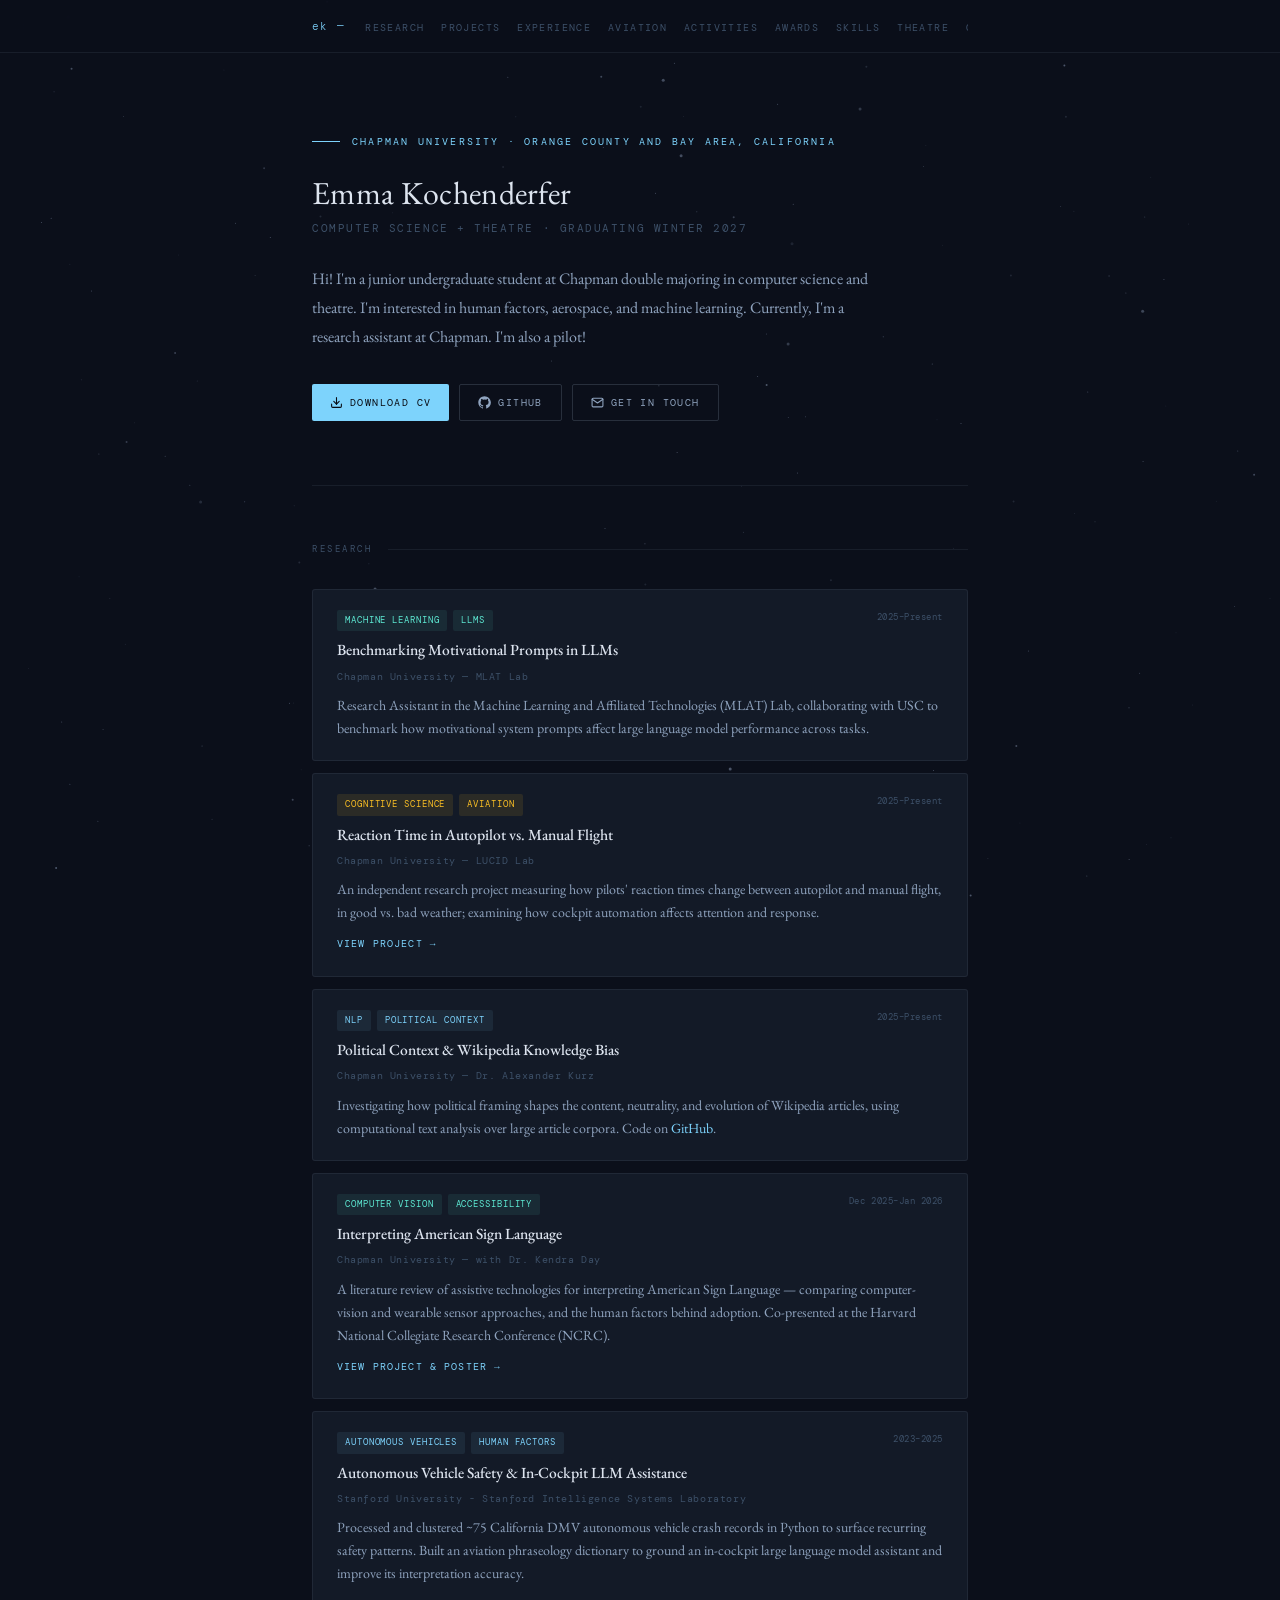
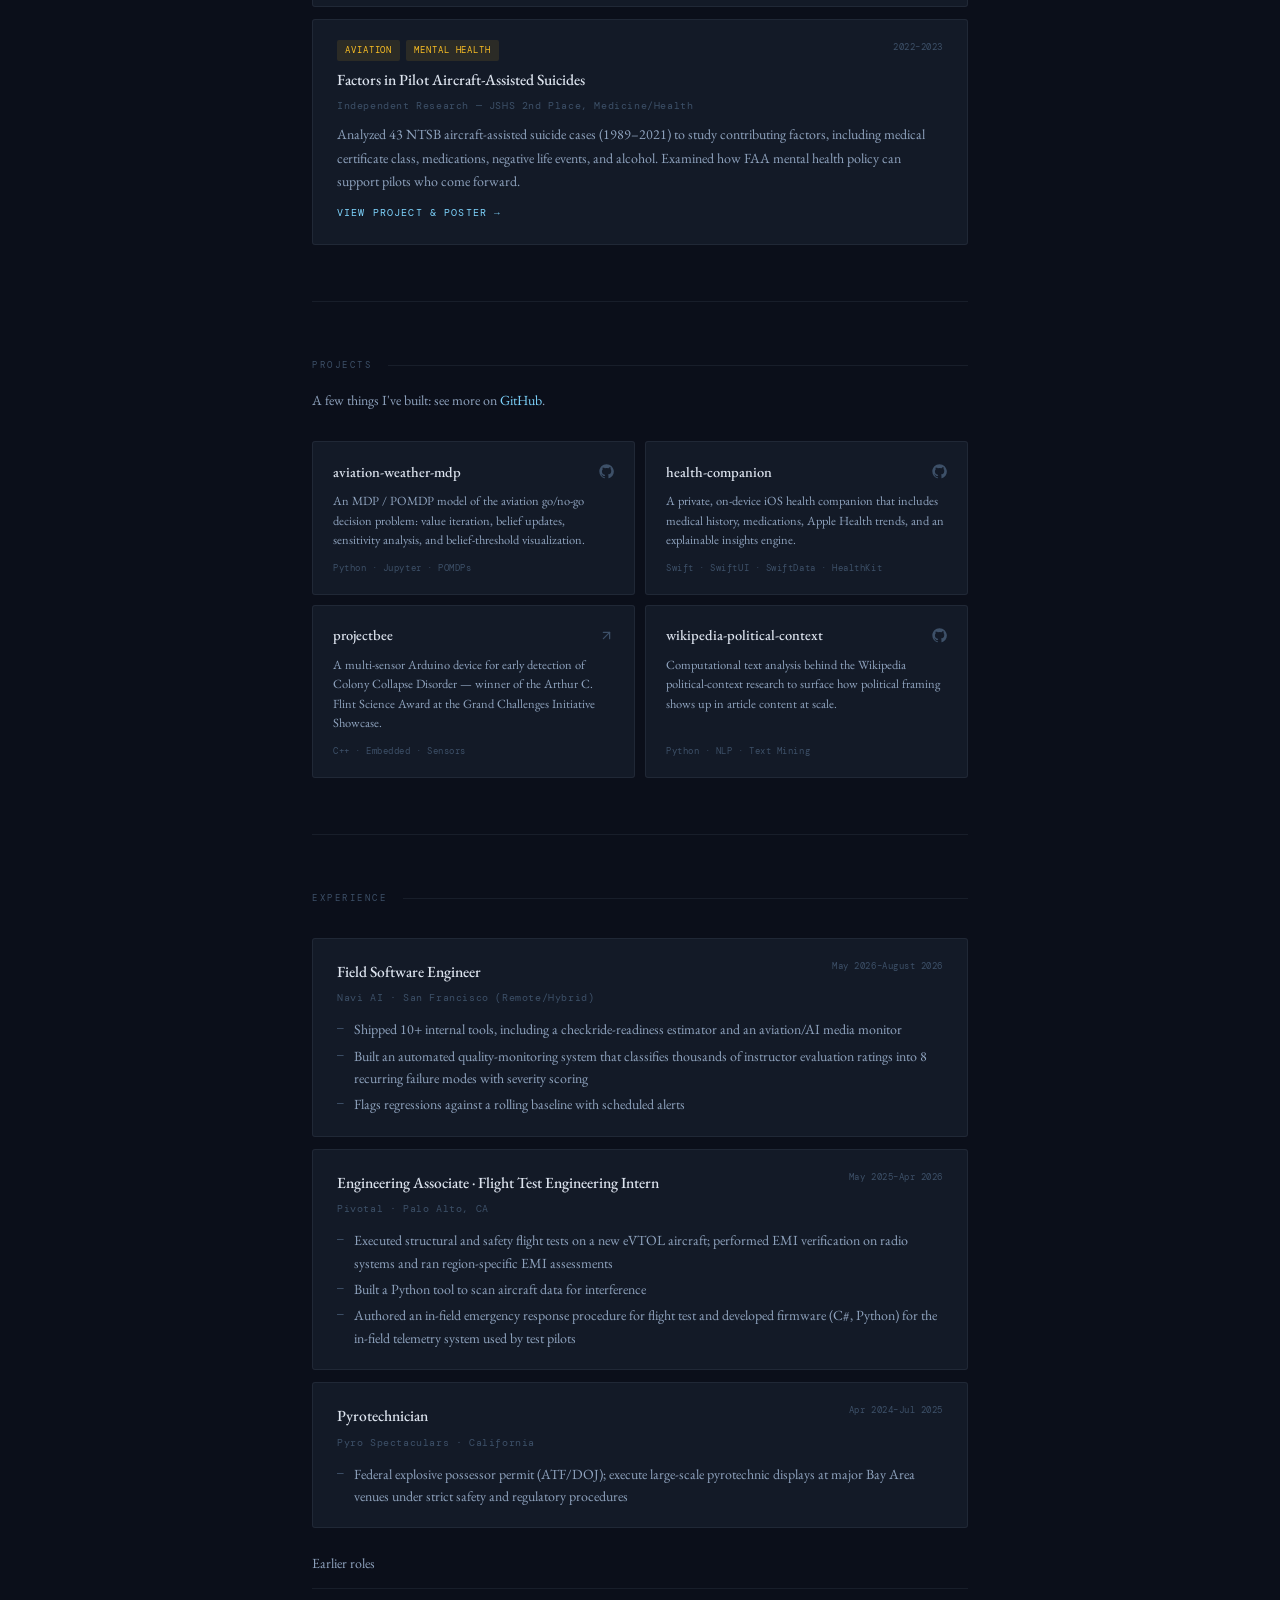
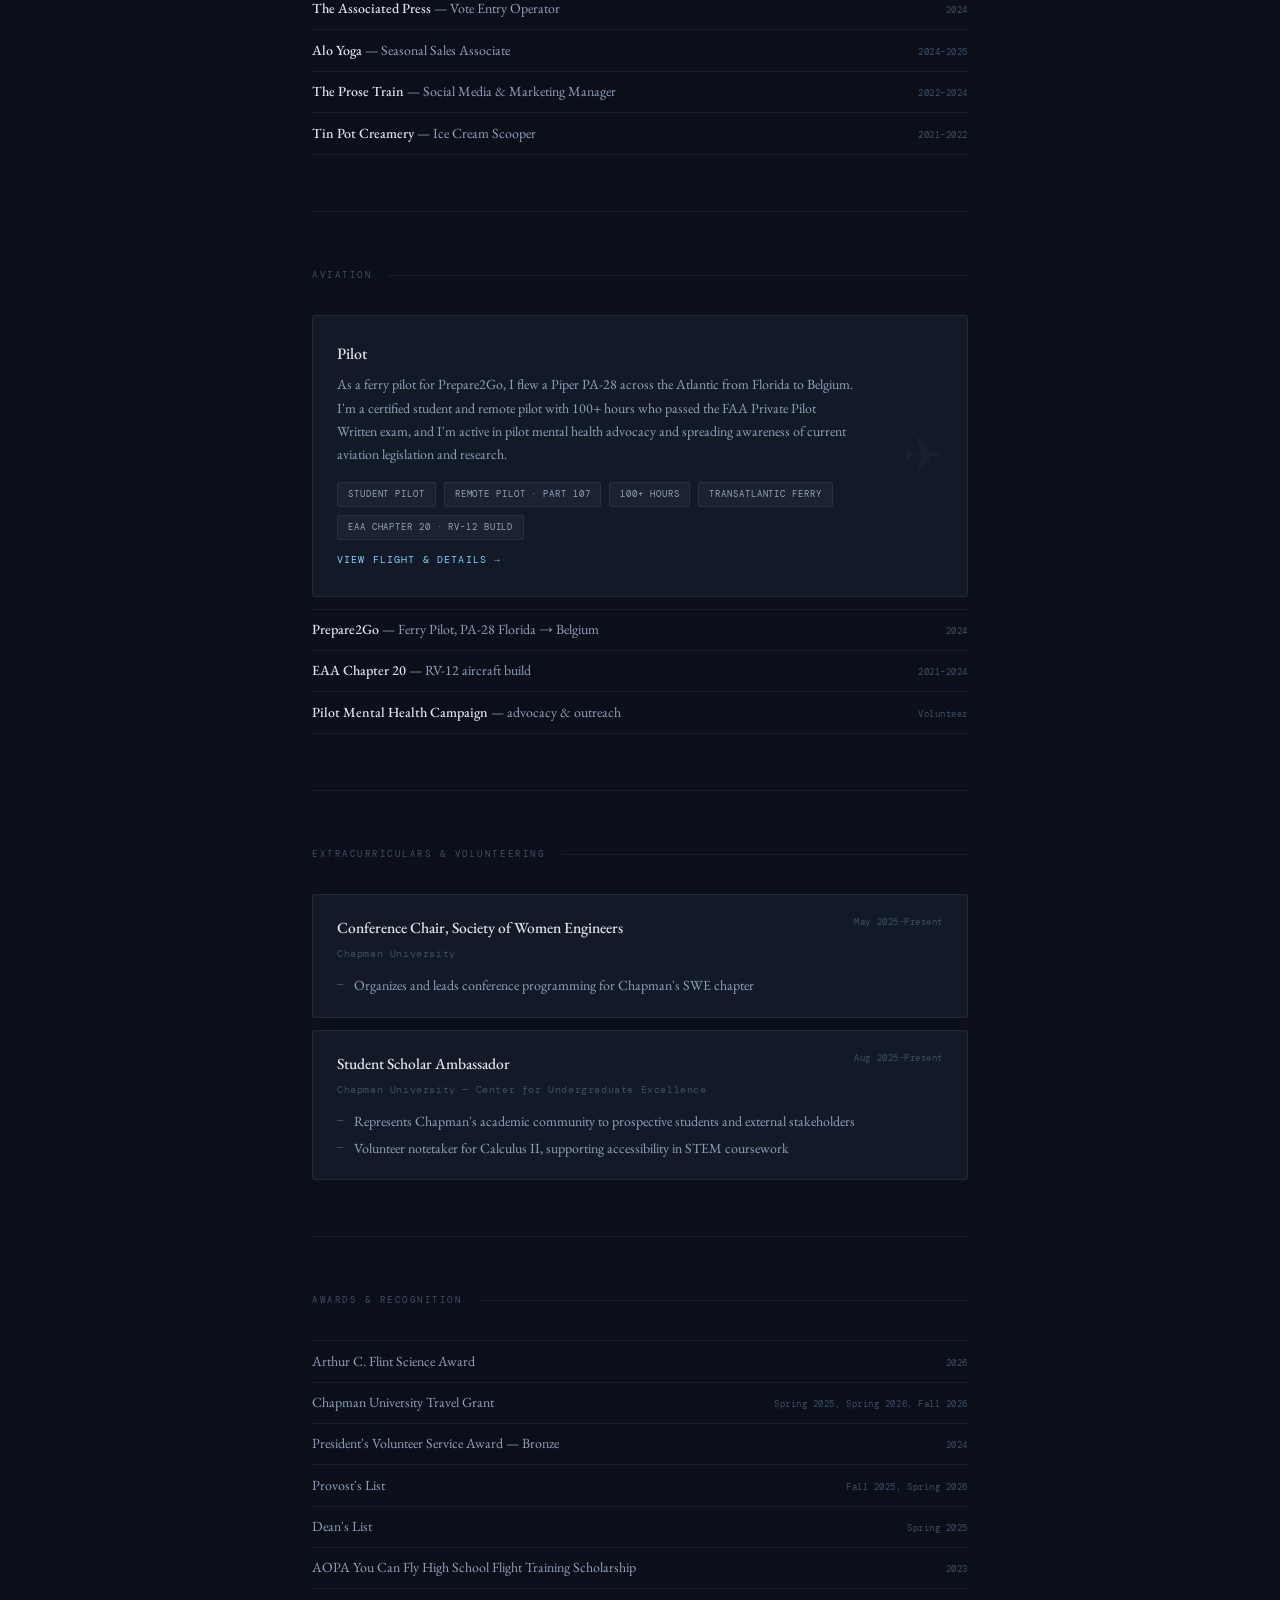
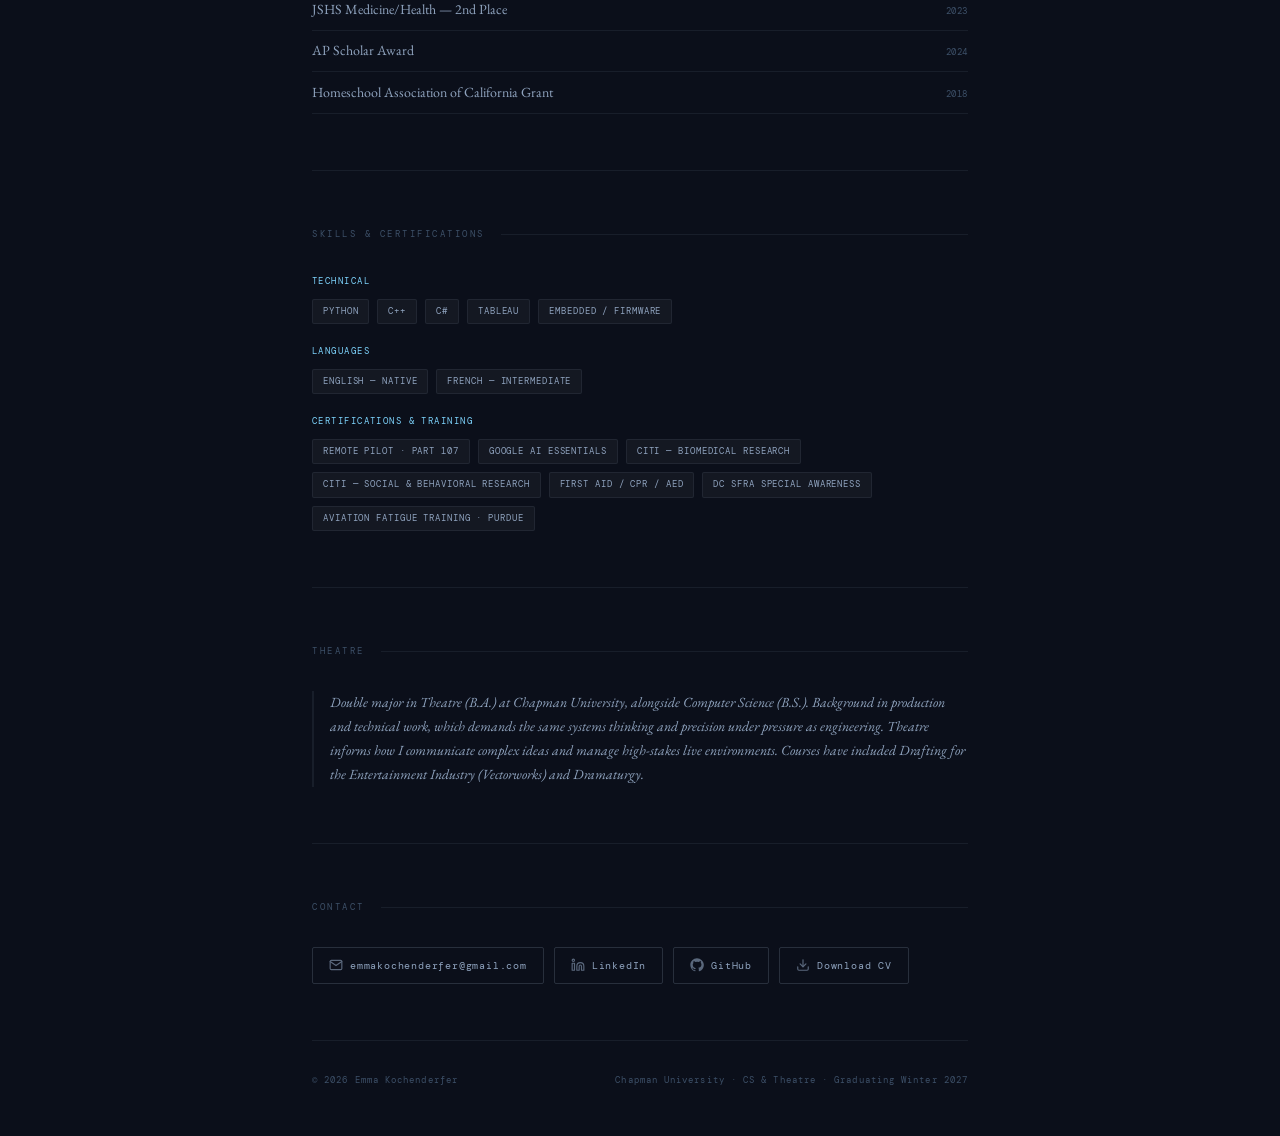
<file: index.html>
<!DOCTYPE html>
<html lang="en">
<head>
<meta charset="UTF-8">
<meta name="viewport" content="width=device-width, initial-scale=1.0">
<title>Emma Kochenderfer — CS + Theatre @ Chapman</title>
<link rel="preconnect" href="https://fonts.googleapis.com">
<link href="https://fonts.googleapis.com/css2?family=EB+Garamond:ital,wght@0,400;0,500;1,400;1,500&family=DM+Mono:wght@300;400&display=swap" rel="stylesheet">
<link rel="stylesheet" href="styles.css">
</head>
<body>

<canvas id="canvas"></canvas>

<nav>
  <div class="nav-inner">
    <a href="#" class="nav-logo">ek —</a>
    <ul class="nav-links">
      <li><a href="#research">Research</a></li>
      <li><a href="#projects">Projects</a></li>
      <li><a href="#experience">Experience</a></li>
      <li><a href="#aviation">Aviation</a></li>
      <li><a href="#extracurriculars">Activities</a></li>
      <li><a href="#awards">Awards</a></li>
      <li><a href="#skills">Skills</a></li>
      <li><a href="#theatre">Theatre</a></li>
      <li><a href="#contact">Contact</a></li>
    </ul>
  </div>
</nav>

<!-- HERO -->
<div class="wrap">
  <div class="hero fade-in">
    <div class="hero-eyebrow">Chapman University · Orange County and Bay Area, California</div>
    <h1>Emma Kochenderfer</h1>
    <div class="hero-title">Computer Science + Theatre · Graduating Winter 2027</div>
    <p class="hero-bio">
      Hi! I'm a junior undergraduate student at Chapman double majoring in computer science and theatre.
      I'm interested in human factors, aerospace, and machine learning. Currently, I'm a research assistant at Chapman. I'm also a pilot!
    </p>
    <div class="hero-actions">
      <a href="kochenderfer-resume.pdf" class="btn btn-primary" download>
        <svg xmlns="http://www.w3.org/2000/svg" width="13" height="13" viewBox="0 0 24 24" fill="none" stroke="currentColor" stroke-width="2" stroke-linecap="round" stroke-linejoin="round"><path d="M21 15v4a2 2 0 0 1-2 2H5a2 2 0 0 1-2-2v-4"/><polyline points="7 10 12 15 17 10"/><line x1="12" y1="15" x2="12" y2="3"/></svg>
        Download CV
      </a>
      <a href="https://github.com/kochenderferc" class="btn btn-ghost" target="_blank" rel="noopener">
        <svg xmlns="http://www.w3.org/2000/svg" width="13" height="13" viewBox="0 0 24 24" fill="currentColor"><path d="M12 .5C5.7.5.5 5.7.5 12c0 5.1 3.3 9.4 7.9 10.9.6.1.8-.2.8-.5v-1.7c-3.2.7-3.9-1.5-3.9-1.5-.5-1.3-1.3-1.7-1.3-1.7-1.1-.7.1-.7.1-.7 1.2.1 1.8 1.2 1.8 1.2 1 1.8 2.7 1.3 3.4 1 .1-.8.4-1.3.7-1.6-2.6-.3-5.3-1.3-5.3-5.7 0-1.3.5-2.3 1.2-3.1-.1-.3-.5-1.5.1-3.1 0 0 1-.3 3.3 1.2a11.5 11.5 0 0 1 6 0C17.3 4.7 18.3 5 18.3 5c.6 1.6.2 2.8.1 3.1.8.8 1.2 1.8 1.2 3.1 0 4.4-2.7 5.4-5.3 5.7.4.4.8 1.1.8 2.2v3.3c0 .3.2.6.8.5 4.6-1.5 7.9-5.8 7.9-10.9C23.5 5.7 18.3.5 12 .5z"/></svg>
        GitHub
      </a>
      <a href="#contact" class="btn btn-ghost">
        <svg xmlns="http://www.w3.org/2000/svg" width="13" height="13" viewBox="0 0 24 24" fill="none" stroke="currentColor" stroke-width="2" stroke-linecap="round" stroke-linejoin="round"><path d="M4 4h16c1.1 0 2 .9 2 2v12c0 1.1-.9 2-2 2H4c-1.1 0-2-.9-2-2V6c0-1.1.9-2 2-2z"/><polyline points="22,6 12,13 2,6"/></svg>
        Get in Touch
      </a>
    </div>
  </div>
</div>

<!-- RESEARCH -->
<div class="wrap">
  <section id="research" class="fade-in">
    <div class="section-header">
      <span class="section-label">Research</span>
      <div class="section-line"></div>
    </div>
    <div class="research-grid">

      <div class="r-card">
        <div class="r-card-top">
          <div class="r-tags">
            <span class="r-tag teal">Machine Learning</span>
            <span class="r-tag teal">LLMs</span>
          </div>
          <span class="r-date">2025–Present</span>
        </div>
        <div class="r-title">Benchmarking Motivational Prompts in LLMs</div>
        <div class="r-institution">Chapman University — MLAT Lab </div>
        <div class="r-desc">Research Assistant in the Machine Learning and Affiliated Technologies (MLAT) Lab, collaborating with USC to benchmark how motivational system prompts affect large language model performance across tasks.</div>
      </div>

      <a class="r-card" href="research-pilot-cognition.html">
        <div class="r-card-top">
          <div class="r-tags">
            <span class="r-tag gold">Cognitive Science</span>
            <span class="r-tag gold">Aviation</span>
          </div>
          <span class="r-date">2025–Present</span>
        </div>
        <div class="r-title">Reaction Time in Autopilot vs. Manual Flight</div>
        <div class="r-institution">Chapman University — LUCID Lab </div>
        <div class="r-desc">An independent research project measuring how pilots' reaction times change between autopilot and manual flight, in good vs. bad weather; examining how cockpit automation affects attention and response.</div>
        <span class="r-more">View project →</span>
      </a>

      <div class="r-card">
        <div class="r-card-top">
          <div class="r-tags">
            <span class="r-tag">NLP</span>
            <span class="r-tag">Political Context</span>
          </div>
          <span class="r-date">2025–Present</span>
        </div>
        <div class="r-title">Political Context &amp; Wikipedia Knowledge Bias</div>
        <div class="r-institution">Chapman University — Dr. Alexander Kurz</div>
        <div class="r-desc">Investigating how political framing shapes the content, neutrality, and evolution of Wikipedia articles, using computational text analysis over large article corpora. Code on <a href="https://github.com/kochenderferc/wikipedia-political-context" target="_blank" rel="noopener" style="color:var(--accent);text-decoration:none;">GitHub</a>.</div>
      </div>

      <a class="r-card" href="research-asl.html">
        <div class="r-card-top">
          <div class="r-tags">
            <span class="r-tag teal">Computer Vision</span>
            <span class="r-tag teal">Accessibility</span>
          </div>
          <span class="r-date">Dec 2025–Jan 2026</span>
        </div>
        <div class="r-title">Interpreting American Sign Language</div>
        <div class="r-institution">Chapman University — with Dr. Kendra Day</div>
        <div class="r-desc">A literature review of assistive technologies for interpreting American Sign Language — comparing computer-vision and wearable sensor approaches, and the human factors behind adoption. Co-presented at the Harvard National Collegiate Research Conference (NCRC).</div>
        <span class="r-more">View project &amp; poster →</span>
      </a>

      <div class="r-card">
        <div class="r-card-top">
          <div class="r-tags">
            <span class="r-tag">Autonomous Vehicles</span>
            <span class="r-tag">Human Factors</span>
          </div>
          <span class="r-date">2023–2025</span>
        </div>
        <div class="r-title">Autonomous Vehicle Safety &amp; In-Cockpit LLM Assistance</div>
        <div class="r-institution">Stanford University - Stanford Intelligence Systems Laboratory</div>
        <div class="r-desc">Processed and clustered ~75 California DMV autonomous vehicle crash records in Python to surface recurring safety patterns. Built an aviation phraseology dictionary to ground an in-cockpit large language model assistant and improve its interpretation accuracy.</div>
      </div>

      <a class="r-card" href="research-pilot-suicides.html">
        <div class="r-card-top">
          <div class="r-tags">
            <span class="r-tag gold">Aviation</span>
            <span class="r-tag gold">Mental Health</span>
          </div>
          <span class="r-date">2022–2023</span>
        </div>
        <div class="r-title">Factors in Pilot Aircraft-Assisted Suicides</div>
        <div class="r-institution">Independent Research — JSHS 2nd Place, Medicine/Health</div>
        <div class="r-desc">Analyzed 43 NTSB aircraft-assisted suicide cases (1989–2021) to study contributing factors, including medical certificate class, medications, negative life events, and alcohol. Examined how FAA mental health policy can support pilots who come forward.</div>
        <span class="r-more">View project &amp; poster →</span>
      </a>

    </div>
  </section>
</div>

<!-- PROJECTS -->
<div class="wrap">
  <section id="projects" class="fade-in">
    <div class="section-header">
      <span class="section-label">Projects</span>
      <div class="section-line"></div>
    </div>
    <p class="section-intro">A few things I've built: see more on <a href="https://github.com/kochenderferc" target="_blank" rel="noopener" style="color:var(--accent);text-decoration:none;">GitHub</a>.</p>
    <div class="proj-grid">

      <a class="proj-card" href="https://github.com/kochenderferc/aviation-weather-mdp" target="_blank" rel="noopener">
        <div class="proj-head">
          <span class="proj-title">aviation-weather-mdp</span>
          <svg class="proj-gh" xmlns="http://www.w3.org/2000/svg" viewBox="0 0 24 24" fill="currentColor"><path d="M12 .5C5.7.5.5 5.7.5 12c0 5.1 3.3 9.4 7.9 10.9.6.1.8-.2.8-.5v-1.7c-3.2.7-3.9-1.5-3.9-1.5-.5-1.3-1.3-1.7-1.3-1.7-1.1-.7.1-.7.1-.7 1.2.1 1.8 1.2 1.8 1.2 1 1.8 2.7 1.3 3.4 1 .1-.8.4-1.3.7-1.6-2.6-.3-5.3-1.3-5.3-5.7 0-1.3.5-2.3 1.2-3.1-.1-.3-.5-1.5.1-3.1 0 0 1-.3 3.3 1.2a11.5 11.5 0 0 1 6 0C17.3 4.7 18.3 5 18.3 5c.6 1.6.2 2.8.1 3.1.8.8 1.2 1.8 1.2 3.1 0 4.4-2.7 5.4-5.3 5.7.4.4.8 1.1.8 2.2v3.3c0 .3.2.6.8.5 4.6-1.5 7.9-5.8 7.9-10.9C23.5 5.7 18.3.5 12 .5z"/></svg>
        </div>
        <div class="proj-desc">An MDP / POMDP model of the aviation go/no-go decision problem: value iteration, belief updates, sensitivity analysis, and belief-threshold visualization.</div>
        <div class="proj-stack">Python · Jupyter · POMDPs</div>
      </a>

      <a class="proj-card" href="https://github.com/kochenderferc/health-companion" target="_blank" rel="noopener">
        <div class="proj-head">
          <span class="proj-title">health-companion</span>
          <svg class="proj-gh" xmlns="http://www.w3.org/2000/svg" viewBox="0 0 24 24" fill="currentColor"><path d="M12 .5C5.7.5.5 5.7.5 12c0 5.1 3.3 9.4 7.9 10.9.6.1.8-.2.8-.5v-1.7c-3.2.7-3.9-1.5-3.9-1.5-.5-1.3-1.3-1.7-1.3-1.7-1.1-.7.1-.7.1-.7 1.2.1 1.8 1.2 1.8 1.2 1 1.8 2.7 1.3 3.4 1 .1-.8.4-1.3.7-1.6-2.6-.3-5.3-1.3-5.3-5.7 0-1.3.5-2.3 1.2-3.1-.1-.3-.5-1.5.1-3.1 0 0 1-.3 3.3 1.2a11.5 11.5 0 0 1 6 0C17.3 4.7 18.3 5 18.3 5c.6 1.6.2 2.8.1 3.1.8.8 1.2 1.8 1.2 3.1 0 4.4-2.7 5.4-5.3 5.7.4.4.8 1.1.8 2.2v3.3c0 .3.2.6.8.5 4.6-1.5 7.9-5.8 7.9-10.9C23.5 5.7 18.3.5 12 .5z"/></svg>
        </div>
        <div class="proj-desc">A private, on-device iOS health companion that includes medical history, medications, Apple Health trends, and an explainable insights engine.</div>
        <div class="proj-stack">Swift · SwiftUI · SwiftData · HealthKit</div>
      </a>

      <a class="proj-card" href="projectbee.html">
        <div class="proj-head">
          <span class="proj-title">projectbee</span>
          <svg class="proj-gh" xmlns="http://www.w3.org/2000/svg" viewBox="0 0 24 24" fill="none" stroke="currentColor" stroke-width="2" stroke-linecap="round" stroke-linejoin="round"><line x1="7" y1="17" x2="17" y2="7"/><polyline points="7 7 17 7 17 17"/></svg>
        </div>
        <div class="proj-desc">A multi-sensor Arduino device for early detection of Colony Collapse Disorder — winner of the Arthur C. Flint Science Award at the Grand Challenges Initiative Showcase.</div>
        <div class="proj-stack">C++ · Embedded · Sensors</div>
      </a>

      <a class="proj-card" href="https://github.com/kochenderferc/wikipedia-political-context" target="_blank" rel="noopener">
        <div class="proj-head">
          <span class="proj-title">wikipedia-political-context</span>
          <svg class="proj-gh" xmlns="http://www.w3.org/2000/svg" viewBox="0 0 24 24" fill="currentColor"><path d="M12 .5C5.7.5.5 5.7.5 12c0 5.1 3.3 9.4 7.9 10.9.6.1.8-.2.8-.5v-1.7c-3.2.7-3.9-1.5-3.9-1.5-.5-1.3-1.3-1.7-1.3-1.7-1.1-.7.1-.7.1-.7 1.2.1 1.8 1.2 1.8 1.2 1 1.8 2.7 1.3 3.4 1 .1-.8.4-1.3.7-1.6-2.6-.3-5.3-1.3-5.3-5.7 0-1.3.5-2.3 1.2-3.1-.1-.3-.5-1.5.1-3.1 0 0 1-.3 3.3 1.2a11.5 11.5 0 0 1 6 0C17.3 4.7 18.3 5 18.3 5c.6 1.6.2 2.8.1 3.1.8.8 1.2 1.8 1.2 3.1 0 4.4-2.7 5.4-5.3 5.7.4.4.8 1.1.8 2.2v3.3c0 .3.2.6.8.5 4.6-1.5 7.9-5.8 7.9-10.9C23.5 5.7 18.3.5 12 .5z"/></svg>
        </div>
        <div class="proj-desc">Computational text analysis behind the Wikipedia political-context research to surface how political framing shows up in article content at scale.</div>
        <div class="proj-stack">Python · NLP · Text Mining</div>
      </a>

    </div>
  </section>
</div>

<!-- EXPERIENCE -->
<div class="wrap">
  <section id="experience" class="fade-in">
    <div class="section-header">
      <span class="section-label">Experience</span>
      <div class="section-line"></div>
    </div>
    <div class="exp-grid">

      <div class="exp-card">
        <div class="exp-top">
          <div class="exp-role">Field Software Engineer</div>
          <span class="exp-date">May 2026–August 2026</span>
        </div>
        <div class="exp-place">Navi AI · San Francisco (Remote/Hybrid)</div>
        <ul class="exp-bullets">
          <li>Shipped 10+ internal tools, including a checkride-readiness estimator and an aviation/AI media monitor</li>
          <li>Built an automated quality-monitoring system that classifies thousands of instructor evaluation ratings into 8 recurring failure modes with severity scoring</li>
          <li>Flags regressions against a rolling baseline with scheduled alerts</li>
        </ul>
      </div>

      <div class="exp-card">
        <div class="exp-top">
          <div class="exp-role">Engineering Associate · Flight Test Engineering Intern</div>
          <span class="exp-date">May 2025–Apr 2026</span>
        </div>
        <div class="exp-place">Pivotal · Palo Alto, CA</div>
        <ul class="exp-bullets">
          <li>Executed structural and safety flight tests on a new eVTOL aircraft; performed EMI verification on radio systems and ran region-specific EMI assessments</li>
          <li>Built a Python tool to scan aircraft data for interference</li>
          <li>Authored an in-field emergency response procedure for flight test and developed firmware (C#, Python) for the in-field telemetry system used by test pilots</li>
        </ul>
      </div>

      <div class="exp-card">
        <div class="exp-top">
          <div class="exp-role">Pyrotechnician</div>
          <span class="exp-date">Apr 2024–Jul 2025</span>
        </div>
        <div class="exp-place">Pyro Spectaculars · California</div>
        <ul class="exp-bullets">
          <li>Federal explosive possessor permit (ATF/DOJ); execute large-scale pyrotechnic displays at major Bay Area venues under strict safety and regulatory procedures</li>
        </ul>
      </div>

    </div>

    <p class="section-intro" style="margin:1.5rem 0 0.75rem;">Earlier roles</p>
    <div class="list">
      <div class="list-item">
        <span class="list-name"><b>The Associated Press</b> — Vote Entry Operator</span>
        <span class="list-meta">2024</span>
      </div>
      <div class="list-item">
        <span class="list-name"><b>Alo Yoga</b> — Seasonal Sales Associate</span>
        <span class="list-meta">2024–2025</span>
      </div>
      <div class="list-item">
        <span class="list-name"><b>The Prose Train</b> — Social Media &amp; Marketing Manager</span>
        <span class="list-meta">2022–2024</span>
      </div>
      <div class="list-item">
        <span class="list-name"><b>Tin Pot Creamery</b> — Ice Cream Scooper</span>
        <span class="list-meta">2021–2022</span>
      </div>
    </div>
  </section>
</div>

<!-- AVIATION -->
<div class="wrap">
  <section id="aviation" class="fade-in">
    <div class="section-header">
      <span class="section-label">Aviation</span>
      <div class="section-line"></div>
    </div>

    <a class="aviation-hero" href="aviation-pilot.html">
      <div class="avi-headline">Pilot</div>
      <div class="avi-desc">
        As a ferry pilot for Prepare2Go, I flew a Piper PA-28 across the Atlantic from Florida to Belgium.
        I'm a certified student and remote pilot with 100+ hours who passed the FAA Private Pilot Written exam,
        and I'm active in pilot mental health advocacy and spreading awareness of current aviation legislation and research.
      </div>
      <div class="pills">
        <span class="pill">Student Pilot</span>
        <span class="pill">Remote Pilot · Part 107</span>
        <span class="pill">100+ Hours</span>
        <span class="pill">Transatlantic Ferry</span>
        <span class="pill">EAA Chapter 20 · RV-12 Build</span>
      </div>
      <span class="r-more">View flight &amp; details →</span>
    </a>

    <div class="list">
      <div class="list-item">
        <span class="list-name"><b>Prepare2Go</b> — Ferry Pilot, PA-28 Florida → Belgium</span>
        <span class="list-meta">2024</span>
      </div>
      <div class="list-item">
        <span class="list-name"><b>EAA Chapter 20</b> — RV-12 aircraft build</span>
        <span class="list-meta">2021–2024</span>
      </div>
      <div class="list-item">
        <span class="list-name"><b>Pilot Mental Health Campaign</b> — advocacy &amp; outreach</span>
        <span class="list-meta">Volunteer</span>
      </div>
    </div>
  </section>
</div>

<!-- EXTRACURRICULARS & VOLUNTEERING -->
<div class="wrap">
  <section id="extracurriculars" class="fade-in">
    <div class="section-header">
      <span class="section-label">Extracurriculars &amp; Volunteering</span>
      <div class="section-line"></div>
    </div>
    <div class="exp-grid">

      <div class="exp-card">
        <div class="exp-top">
          <div class="exp-role">Conference Chair, Society of Women Engineers</div>
          <span class="exp-date">May 2025–Present</span>
        </div>
        <div class="exp-place">Chapman University</div>
        <ul class="exp-bullets">
          <li>Organizes and leads conference programming for Chapman's SWE chapter</li>
        </ul>
      </div>

      <div class="exp-card">
        <div class="exp-top">
          <div class="exp-role">Student Scholar Ambassador</div>
          <span class="exp-date">Aug 2025–Present</span>
        </div>
        <div class="exp-place">Chapman University — Center for Undergraduate Excellence</div>
        <ul class="exp-bullets">
          <li>Represents Chapman's academic community to prospective students and external stakeholders</li>
          <li>Volunteer notetaker for Calculus II, supporting accessibility in STEM coursework</li>
        </ul>
      </div>

    </div>
  </section>
</div>

<!-- AWARDS -->
<div class="wrap">
  <section id="awards" class="fade-in">
    <div class="section-header">
      <span class="section-label">Awards &amp; Recognition</span>
      <div class="section-line"></div>
    </div>
    <div class="list">
      <div class="list-item">
        <span class="list-name">Arthur C. Flint Science Award</span>
        <span class="list-meta">2026</span>
      </div>
      <div class="list-item">
        <span class="list-name">Chapman University Travel Grant</span>
        <span class="list-meta">Spring 2025, Spring 2026, Fall 2026</span>
      </div>
      <div class="list-item">
        <span class="list-name">President's Volunteer Service Award — Bronze</span>
        <span class="list-meta">2024</span>
      </div>
      <div class="list-item">
        <span class="list-name">Provost's List</span>
        <span class="list-meta">Fall 2025, Spring 2026</span>
      </div>
      <div class="list-item">
        <span class="list-name">Dean's List</span>
        <span class="list-meta">Spring 2025</span>
      </div>
      <div class="list-item">
        <span class="list-name">AOPA You Can Fly High School Flight Training Scholarship</span>
        <span class="list-meta">2023</span>
      </div>
      <div class="list-item">
        <span class="list-name">JSHS Medicine/Health — 2nd Place</span>
        <span class="list-meta">2023</span>
      </div>
      <div class="list-item">
        <span class="list-name">AP Scholar Award</span>
        <span class="list-meta">2024</span>
      </div>
      <div class="list-item">
        <span class="list-name">Homeschool Association of California Grant</span>
        <span class="list-meta">2018</span>
      </div>
    </div>
  </section>
</div>

<!-- SKILLS & CERTIFICATIONS -->
<div class="wrap">
  <section id="skills" class="fade-in">
    <div class="section-header">
      <span class="section-label">Skills &amp; Certifications</span>
      <div class="section-line"></div>
    </div>

    <div class="skill-group">
      <div class="skill-group-label">Technical</div>
      <div class="pills" style="margin-top:0;">
        <span class="pill">Python</span>
        <span class="pill">C++</span>
        <span class="pill">C#</span>
        <span class="pill">Tableau</span>
        <span class="pill">Embedded / Firmware</span>
      </div>
    </div>

    <div class="skill-group">
      <div class="skill-group-label">Languages</div>
      <div class="pills" style="margin-top:0;">
        <span class="pill">English — Native</span>
        <span class="pill">French — Intermediate</span>
      </div>
    </div>

    <div class="skill-group">
      <div class="skill-group-label">Certifications &amp; Training</div>
      <div class="pills" style="margin-top:0;">
        <span class="pill">Remote Pilot · Part 107</span>
        <span class="pill">Google AI Essentials</span>
        <span class="pill">CITI — Biomedical Research</span>
        <span class="pill">CITI — Social &amp; Behavioral Research</span>
        <span class="pill">First Aid / CPR / AED</span>
        <span class="pill">DC SFRA Special Awareness</span>
        <span class="pill">Aviation Fatigue Training · Purdue</span>
      </div>
    </div>
  </section>
</div>

<!-- THEATRE -->
<div class="wrap">
  <section id="theatre" class="fade-in">
    <div class="section-header">
      <span class="section-label">Theatre</span>
      <div class="section-line"></div>
    </div>
    <p class="theatre-note">
      Double major in Theatre (B.A.) at Chapman University, alongside Computer Science (B.S.). Background in production and technical work, which demands the same systems thinking and precision under pressure as engineering. Theatre informs how I communicate complex ideas and manage high-stakes live environments. Courses have included Drafting for the Entertainment Industry (Vectorworks) and Dramaturgy.
    </p>
  </section>
</div>

<!-- CONTACT -->
<div class="wrap">
  <section id="contact" class="fade-in">
    <div class="section-header">
      <span class="section-label">Contact</span>
      <div class="section-line"></div>
    </div>
    <div class="contact-grid">
      <a class="contact-chip" href="mailto:emmakochenderfer@gmail.com">
        <svg xmlns="http://www.w3.org/2000/svg" viewBox="0 0 24 24" fill="none" stroke="currentColor" stroke-width="2" stroke-linecap="round" stroke-linejoin="round"><path d="M4 4h16c1.1 0 2 .9 2 2v12c0 1.1-.9 2-2 2H4c-1.1 0-2-.9-2-2V6c0-1.1.9-2 2-2z"/><polyline points="22,6 12,13 2,6"/></svg>
        emmakochenderfer@gmail.com
      </a>
      <a class="contact-chip" href="https://www.linkedin.com/in/emma-kochenderfer/" target="_blank" rel="noopener">
        <svg xmlns="http://www.w3.org/2000/svg" viewBox="0 0 24 24" fill="none" stroke="currentColor" stroke-width="2" stroke-linecap="round" stroke-linejoin="round"><path d="M16 8a6 6 0 0 1 6 6v7h-4v-7a2 2 0 0 0-2-2 2 2 0 0 0-2 2v7h-4v-7a6 6 0 0 1 6-6z"/><rect x="2" y="9" width="4" height="12"/><circle cx="4" cy="4" r="2"/></svg>
        LinkedIn
      </a>
      <a class="contact-chip" href="https://github.com/kochenderferc" target="_blank" rel="noopener">
        <svg xmlns="http://www.w3.org/2000/svg" viewBox="0 0 24 24" fill="currentColor"><path d="M12 .5C5.7.5.5 5.7.5 12c0 5.1 3.3 9.4 7.9 10.9.6.1.8-.2.8-.5v-1.7c-3.2.7-3.9-1.5-3.9-1.5-.5-1.3-1.3-1.7-1.3-1.7-1.1-.7.1-.7.1-.7 1.2.1 1.8 1.2 1.8 1.2 1 1.8 2.7 1.3 3.4 1 .1-.8.4-1.3.7-1.6-2.6-.3-5.3-1.3-5.3-5.7 0-1.3.5-2.3 1.2-3.1-.1-.3-.5-1.5.1-3.1 0 0 1-.3 3.3 1.2a11.5 11.5 0 0 1 6 0C17.3 4.7 18.3 5 18.3 5c.6 1.6.2 2.8.1 3.1.8.8 1.2 1.8 1.2 3.1 0 4.4-2.7 5.4-5.3 5.7.4.4.8 1.1.8 2.2v3.3c0 .3.2.6.8.5 4.6-1.5 7.9-5.8 7.9-10.9C23.5 5.7 18.3.5 12 .5z"/></svg>
        GitHub
      </a>
      <a class="contact-chip" href="kochenderfer-resume.pdf" download>
        <svg xmlns="http://www.w3.org/2000/svg" viewBox="0 0 24 24" fill="none" stroke="currentColor" stroke-width="2" stroke-linecap="round" stroke-linejoin="round"><path d="M21 15v4a2 2 0 0 1-2 2H5a2 2 0 0 1-2-2v-4"/><polyline points="7 10 12 15 17 10"/><line x1="12" y1="15" x2="12" y2="3"/></svg>
        Download CV
      </a>
    </div>
  </section>
</div>

<div class="wrap">
  <footer>
    <div class="footer-inner">
      <span class="footer-text">© 2026 Emma Kochenderfer</span>
      <span class="footer-text">Chapman University · CS &amp; Theatre · Graduating Winter 2027</span>
    </div>
  </footer>
</div>

<script src="script.js"></script>

</body>
</html>
</file>
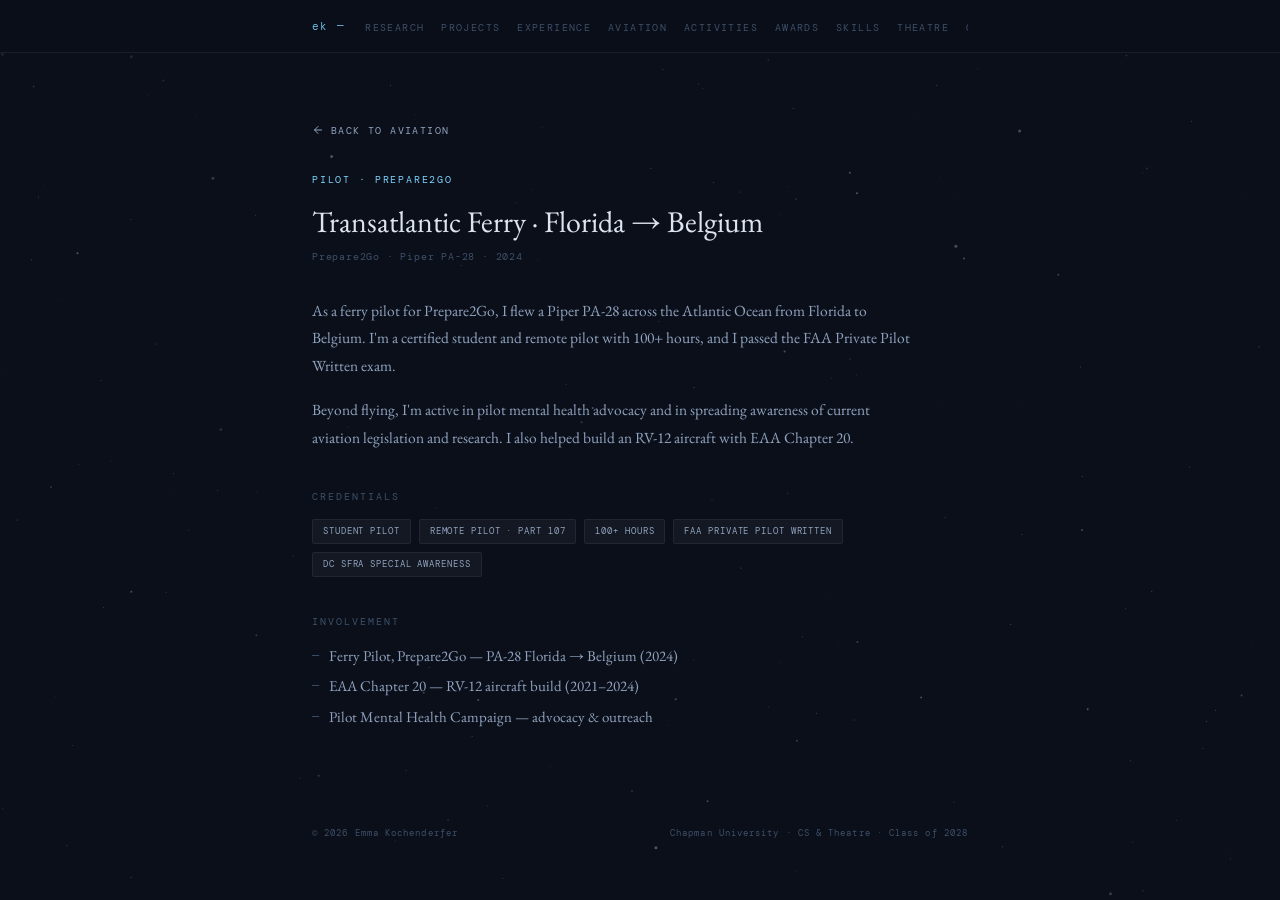
<file: aviation-pilot.html>
<!DOCTYPE html>
<html lang="en">
<head>
<meta charset="UTF-8">
<meta name="viewport" content="width=device-width, initial-scale=1.0">
<title>Pilot &amp; Transatlantic Ferry — Emma Kochenderfer</title>
<link rel="preconnect" href="https://fonts.googleapis.com">
<link href="https://fonts.googleapis.com/css2?family=EB+Garamond:ital,wght@0,400;0,500;1,400;1,500&family=DM+Mono:wght@300;400&display=swap" rel="stylesheet">
<link rel="stylesheet" href="styles.css">
</head>
<body>

<canvas id="canvas"></canvas>

<nav>
  <div class="nav-inner">
    <a href="index.html" class="nav-logo">ek —</a>
    <ul class="nav-links">
      <li><a href="#research">Research</a></li>
      <li><a href="#projects">Projects</a></li>
      <li><a href="#experience">Experience</a></li>
      <li><a href="#aviation">Aviation</a></li>
      <li><a href="#extracurriculars">Activities</a></li>
      <li><a href="#awards">Awards</a></li>
      <li><a href="#skills">Skills</a></li>
      <li><a href="#theatre">Theatre</a></li>
      <li><a href="#contact">Contact</a></li>
    </ul>
  </div>
</nav>

<div class="wrap">
  <div class="detail fade-in">
    <a href="index.html#aviation" class="back-link">
      <svg xmlns="http://www.w3.org/2000/svg" width="12" height="12" viewBox="0 0 24 24" fill="none" stroke="currentColor" stroke-width="2" stroke-linecap="round" stroke-linejoin="round"><line x1="19" y1="12" x2="5" y2="12"/><polyline points="12 19 5 12 12 5"/></svg>
      Back to aviation
    </a>

    <div class="detail-eyebrow">
      <span>Pilot</span> · <span>Prepare2Go</span>
    </div>
    <h1>Transatlantic Ferry · Florida → Belgium</h1>
    <div class="detail-meta">Prepare2Go · Piper PA-28 · 2024</div>

    <div class="detail-body">
      <p>
        As a ferry pilot for Prepare2Go, I flew a Piper PA-28 across the Atlantic Ocean from
        Florida to Belgium. I'm a certified student and remote pilot with 100+ hours, and I passed
        the FAA Private Pilot Written exam.
      </p>
      <p>
        Beyond flying, I'm active in pilot mental health advocacy and in spreading awareness of
        current aviation legislation and research. I also helped build an RV-12 aircraft with
        EAA Chapter 20.
      </p>

      <h2>Credentials</h2>
      <div class="pills" style="margin-top:0;">
        <span class="pill">Student Pilot</span>
        <span class="pill">Remote Pilot · Part 107</span>
        <span class="pill">100+ Hours</span>
        <span class="pill">FAA Private Pilot Written</span>
        <span class="pill">DC SFRA Special Awareness</span>
      </div>

      <h2>Involvement</h2>
      <ul>
        <li>Ferry Pilot, Prepare2Go — PA-28 Florida → Belgium (2024)</li>
        <li>EAA Chapter 20 — RV-12 aircraft build (2021–2024)</li>
        <li>Pilot Mental Health Campaign — advocacy &amp; outreach</li>
      </ul>
    </div>
  </div>
</div>

<div class="wrap">
  <footer>
    <div class="footer-inner">
      <span class="footer-text">© 2026 Emma Kochenderfer</span>
      <span class="footer-text">Chapman University · CS &amp; Theatre · Class of 2028</span>
    </div>
  </footer>
</div>

<script src="script.js"></script>

</body>
</html>
</file>
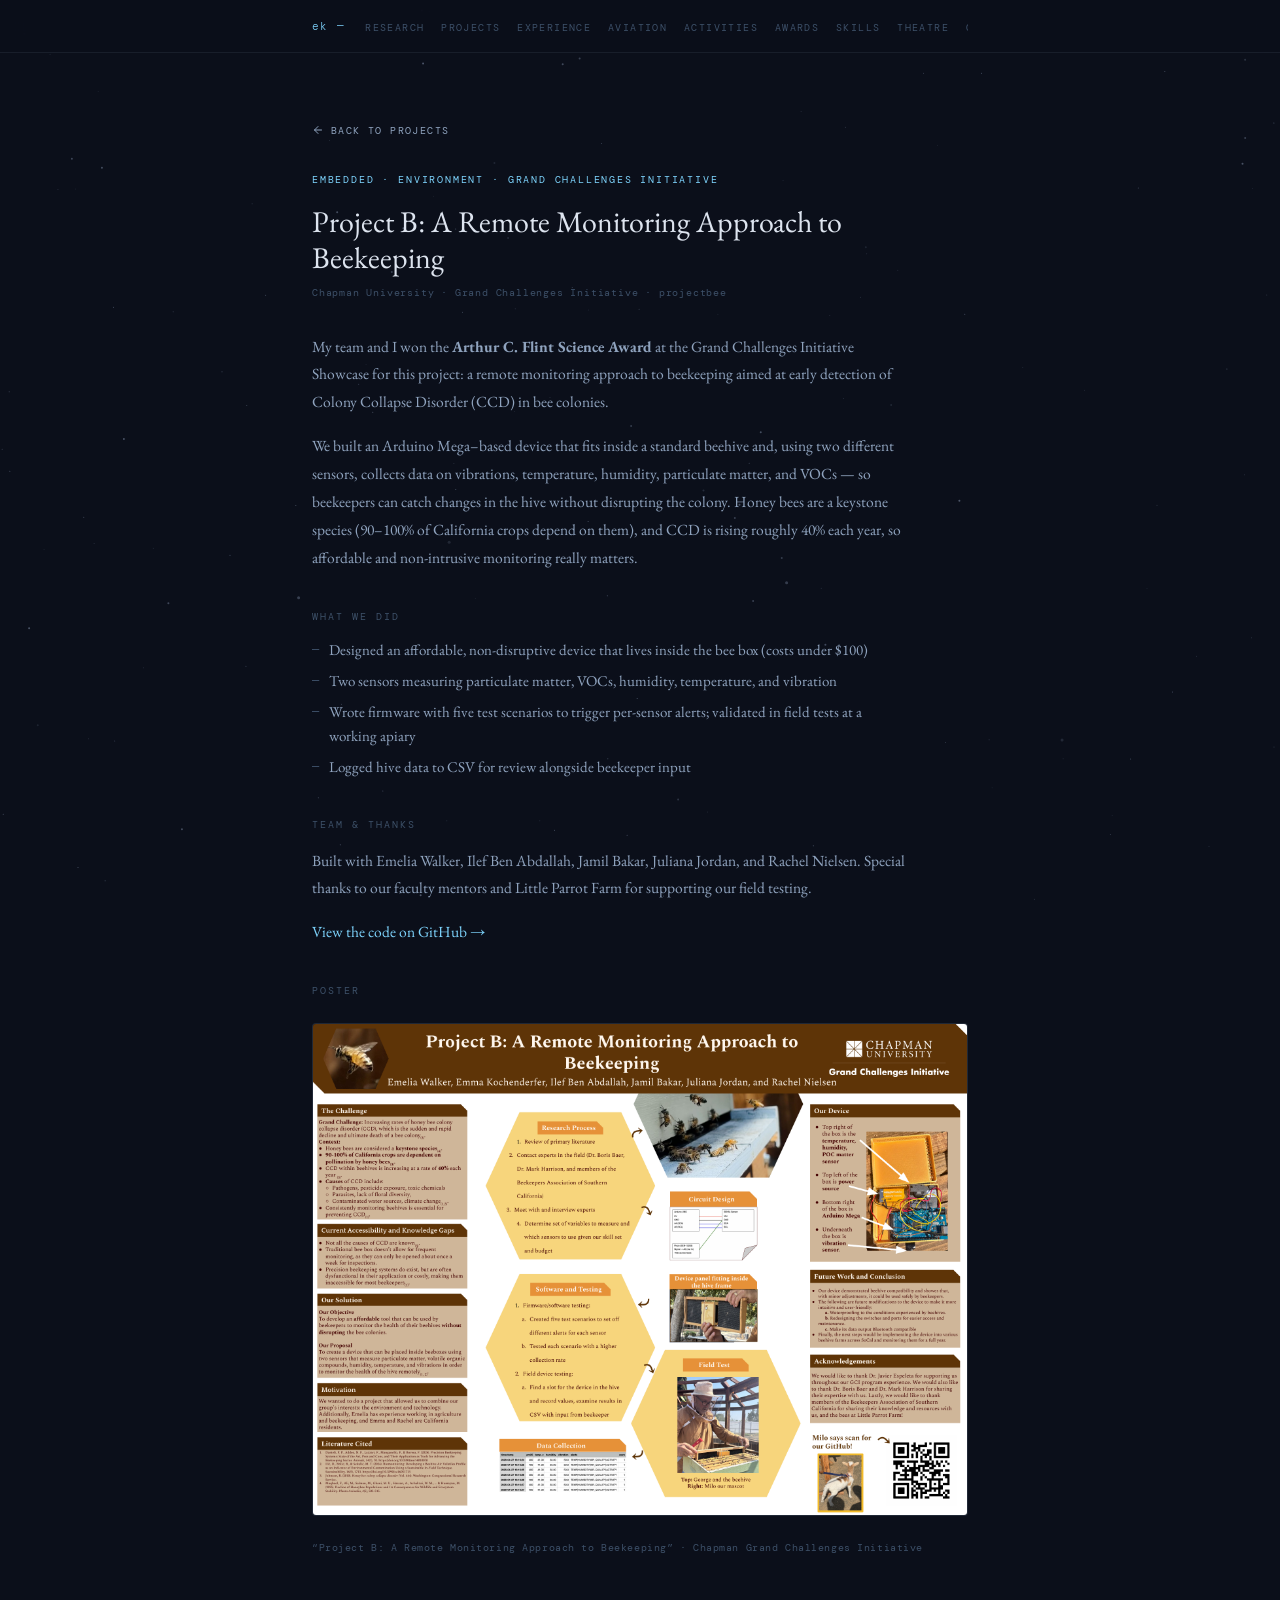
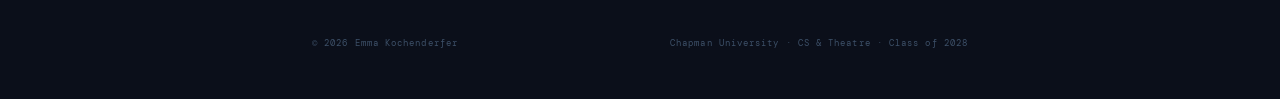
<file: projectbee.html>
<!DOCTYPE html>
<html lang="en">
<head>
<meta charset="UTF-8">
<meta name="viewport" content="width=device-width, initial-scale=1.0">
<title>Project B: Remote Monitoring for Beekeeping — Emma Kochenderfer</title>
<link rel="preconnect" href="https://fonts.googleapis.com">
<link href="https://fonts.googleapis.com/css2?family=EB+Garamond:ital,wght@0,400;0,500;1,400;1,500&family=DM+Mono:wght@300;400&display=swap" rel="stylesheet">
<link rel="stylesheet" href="styles.css">
</head>
<body>

<canvas id="canvas"></canvas>

<nav>
  <div class="nav-inner">
    <a href="index.html" class="nav-logo">ek —</a>
    <ul class="nav-links">
      <li><a href="#research">Research</a></li>
      <li><a href="#projects">Projects</a></li>
      <li><a href="#experience">Experience</a></li>
      <li><a href="#aviation">Aviation</a></li>
      <li><a href="#extracurriculars">Activities</a></li>
      <li><a href="#awards">Awards</a></li>
      <li><a href="#skills">Skills</a></li>
      <li><a href="#theatre">Theatre</a></li>
      <li><a href="#contact">Contact</a></li>
    </ul>
  </div>
</nav>

<div class="wrap">
  <div class="detail fade-in">
    <a href="index.html#projects" class="back-link">
      <svg xmlns="http://www.w3.org/2000/svg" width="12" height="12" viewBox="0 0 24 24" fill="none" stroke="currentColor" stroke-width="2" stroke-linecap="round" stroke-linejoin="round"><line x1="19" y1="12" x2="5" y2="12"/><polyline points="12 19 5 12 12 5"/></svg>
      Back to projects
    </a>

    <div class="detail-eyebrow">
      <span>Embedded</span> · <span>Environment</span> · <span>Grand Challenges Initiative</span>
    </div>
    <h1>Project B: A Remote Monitoring Approach to Beekeeping</h1>
    <div class="detail-meta">Chapman University · Grand Challenges Initiative · projectbee</div>

    <div class="detail-body">
      <p>
        My team and I won the <strong>Arthur C. Flint Science Award</strong> at the Grand Challenges
        Initiative Showcase for this project: a remote monitoring approach to beekeeping aimed at
        early detection of Colony Collapse Disorder (CCD) in bee colonies.
      </p>
      <p>
        We built an Arduino Mega–based device that fits inside a standard beehive and, using two
        different sensors, collects data on vibrations, temperature, humidity, particulate matter,
        and VOCs — so beekeepers can catch changes in the hive without disrupting the colony.
        Honey bees are a keystone species (90–100% of California crops depend on them), and CCD is
        rising roughly 40% each year, so affordable and non-intrusive monitoring really matters.
      </p>

      <h2>What we did</h2>
      <ul>
        <li>Designed an affordable, non-disruptive device that lives inside the bee box (costs under $100)</li>
        <li>Two sensors measuring particulate matter, VOCs, humidity, temperature, and vibration</li>
        <li>Wrote firmware with five test scenarios to trigger per-sensor alerts; validated in field tests at a working apiary</li>
        <li>Logged hive data to CSV for review alongside beekeeper input</li>
      </ul>

      <h2>Team &amp; thanks</h2>
      <p>
        Built with Emelia Walker, Ilef Ben Abdallah, Jamil Bakar, Juliana Jordan, and Rachel Nielsen.
        Special thanks to our faculty mentors and Little Parrot Farm for supporting our field testing.
      </p>

      <p>
        <a href="https://github.com/kochenderferc/projectbee" target="_blank" rel="noopener" style="color:var(--accent);text-decoration:none;">View the code on GitHub →</a>
      </p>

      <h2>Poster</h2>
      <div class="poster-frame">
        <img src="projectbee-poster.png" alt="Project B: A Remote Monitoring Approach to Beekeeping — Grand Challenges Initiative poster"
             onerror="this.style.display='none';document.getElementById('poster-fallback').style.display='flex';">
        <div class="poster-fallback" id="poster-fallback" style="display:none;">
          <div class="pf-title">Poster coming soon</div>
          <div class="pf-sub">Drop <strong>projectbee-poster.png</strong> (or .jpg) into this folder to show it here.</div>
        </div>
      </div>
      <div class="poster-caption">“Project B: A Remote Monitoring Approach to Beekeeping” · Chapman Grand Challenges Initiative</div>
    </div>
  </div>
</div>

<div class="wrap">
  <footer>
    <div class="footer-inner">
      <span class="footer-text">© 2026 Emma Kochenderfer</span>
      <span class="footer-text">Chapman University · CS &amp; Theatre · Class of 2028</span>
    </div>
  </footer>
</div>

<script src="script.js"></script>

</body>
</html>
</file>
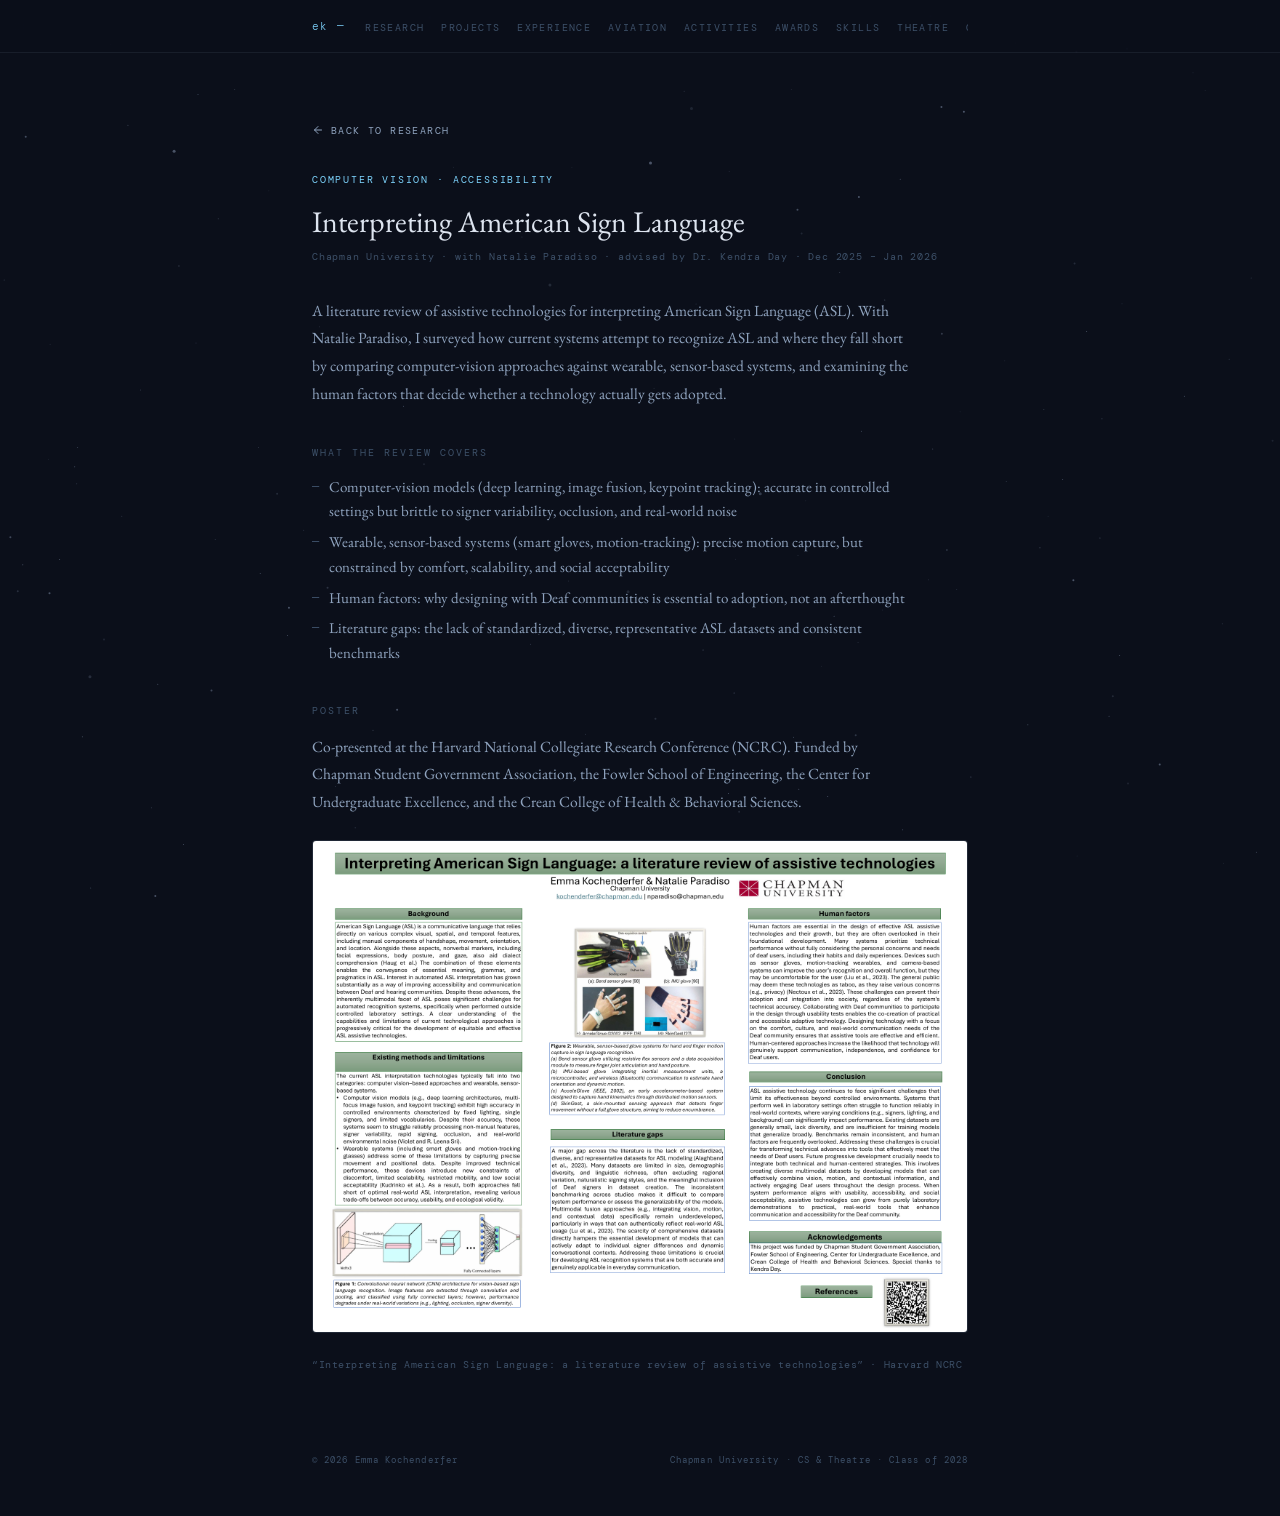
<file: research-asl.html>
<!DOCTYPE html>
<html lang="en">
<head>
<meta charset="UTF-8">
<meta name="viewport" content="width=device-width, initial-scale=1.0">
<title>ASL Interpretation Research — Emma Kochenderfer</title>
<link rel="preconnect" href="https://fonts.googleapis.com">
<link href="https://fonts.googleapis.com/css2?family=EB+Garamond:ital,wght@0,400;0,500;1,400;1,500&family=DM+Mono:wght@300;400&display=swap" rel="stylesheet">
<link rel="stylesheet" href="styles.css">
</head>
<body>

<canvas id="canvas"></canvas>

<nav>
  <div class="nav-inner">
    <a href="index.html" class="nav-logo">ek —</a>
    <ul class="nav-links">
      <li><a href="#research">Research</a></li>
      <li><a href="#projects">Projects</a></li>
      <li><a href="#experience">Experience</a></li>
      <li><a href="#aviation">Aviation</a></li>
      <li><a href="#extracurriculars">Activities</a></li>
      <li><a href="#awards">Awards</a></li>
      <li><a href="#skills">Skills</a></li>
      <li><a href="#theatre">Theatre</a></li>
      <li><a href="#contact">Contact</a></li>
    </ul>
  </div>
</nav>

<div class="wrap">
  <div class="detail fade-in">
    <a href="index.html#research" class="back-link">
      <svg xmlns="http://www.w3.org/2000/svg" width="12" height="12" viewBox="0 0 24 24" fill="none" stroke="currentColor" stroke-width="2" stroke-linecap="round" stroke-linejoin="round"><line x1="19" y1="12" x2="5" y2="12"/><polyline points="12 19 5 12 12 5"/></svg>
      Back to research
    </a>

    <div class="detail-eyebrow">
      <span>Computer Vision</span> · <span>Accessibility</span>
    </div>
    <h1>Interpreting American Sign Language</h1>
    <div class="detail-meta">Chapman University · with Natalie Paradiso · advised by Dr. Kendra Day · Dec 2025 – Jan 2026</div>

    <div class="detail-body">
      <p>
        A literature review of assistive technologies for interpreting American Sign Language (ASL).
        With Natalie Paradiso, I surveyed how current systems attempt to recognize ASL and where they
        fall short by comparing computer-vision approaches against wearable, sensor-based systems, and
        examining the human factors that decide whether a technology actually gets adopted.
      </p>

      <h2>What the review covers</h2>
      <ul>
        <li>Computer-vision models (deep learning, image fusion, keypoint tracking): accurate in controlled settings but brittle to signer variability, occlusion, and real-world noise</li>
        <li>Wearable, sensor-based systems (smart gloves, motion-tracking): precise motion capture, but constrained by comfort, scalability, and social acceptability</li>
        <li>Human factors: why designing with Deaf communities is essential to adoption, not an afterthought</li>
        <li>Literature gaps: the lack of standardized, diverse, representative ASL datasets and consistent benchmarks</li>
      </ul>

      <h2>Poster</h2>
      <p>Co-presented at the Harvard National Collegiate Research Conference (NCRC). Funded by Chapman Student Government Association, the Fowler School of Engineering, the Center for Undergraduate Excellence, and the Crean College of Health &amp; Behavioral Sciences.</p>
      <div class="poster-frame">
        <img src="asl-poster.png" alt="Interpreting American Sign Language: a literature review of assistive technologies — poster presented at Harvard NCRC"
             onerror="this.style.display='none';document.getElementById('poster-fallback').style.display='flex';">
        <div class="poster-fallback" id="poster-fallback" style="display:none;">
          <div class="pf-title">Poster coming soon</div>
          <div class="pf-sub">Drop <strong>asl-poster.png</strong> (or .jpg) into this folder to show it here.</div>
        </div>
      </div>
      <div class="poster-caption">“Interpreting American Sign Language: a literature review of assistive technologies” · Harvard NCRC</div>
    </div>
  </div>
</div>

<div class="wrap">
  <footer>
    <div class="footer-inner">
      <span class="footer-text">© 2026 Emma Kochenderfer</span>
      <span class="footer-text">Chapman University · CS &amp; Theatre · Class of 2028</span>
    </div>
  </footer>
</div>

<script src="script.js"></script>

</body>
</html>
</file>
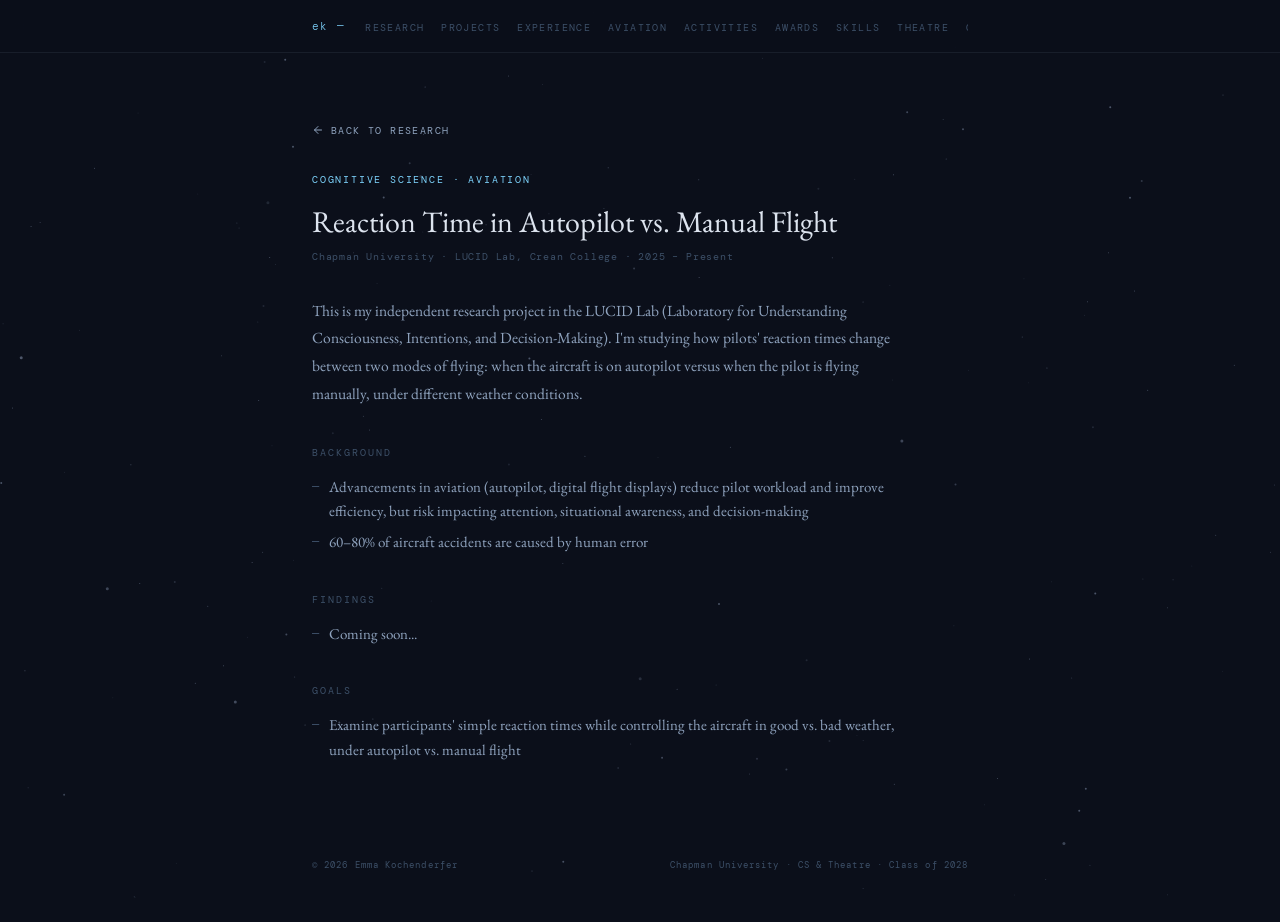
<file: research-pilot-cognition.html>
<!DOCTYPE html>
<html lang="en">
<head>
<meta charset="UTF-8">
<meta name="viewport" content="width=device-width, initial-scale=1.0">
<title>Reaction Time in Autopilot vs. Manual Flight — Emma Kochenderfer</title>
<link rel="preconnect" href="https://fonts.googleapis.com">
<link href="https://fonts.googleapis.com/css2?family=EB+Garamond:ital,wght@0,400;0,500;1,400;1,500&family=DM+Mono:wght@300;400&display=swap" rel="stylesheet">
<link rel="stylesheet" href="styles.css">
</head>
<body>

<canvas id="canvas"></canvas>

<nav>
  <div class="nav-inner">
    <a href="index.html" class="nav-logo">ek —</a>
    <ul class="nav-links">
      <li><a href="#research">Research</a></li>
      <li><a href="#projects">Projects</a></li>
      <li><a href="#experience">Experience</a></li>
      <li><a href="#aviation">Aviation</a></li>
      <li><a href="#extracurriculars">Activities</a></li>
      <li><a href="#awards">Awards</a></li>
      <li><a href="#skills">Skills</a></li>
      <li><a href="#theatre">Theatre</a></li>
      <li><a href="#contact">Contact</a></li>
    </ul>
  </div>
</nav>

<div class="wrap">
  <div class="detail fade-in">
    <a href="index.html#research" class="back-link">
      <svg xmlns="http://www.w3.org/2000/svg" width="12" height="12" viewBox="0 0 24 24" fill="none" stroke="currentColor" stroke-width="2" stroke-linecap="round" stroke-linejoin="round"><line x1="19" y1="12" x2="5" y2="12"/><polyline points="12 19 5 12 12 5"/></svg>
      Back to research
    </a>

    <div class="detail-eyebrow">
      <span>Cognitive Science</span> · <span>Aviation</span>
    </div>
    <h1>Reaction Time in Autopilot vs. Manual Flight</h1>
    <div class="detail-meta">Chapman University · LUCID Lab, Crean College · 2025 – Present</div>

    <div class="detail-body">
      <p>
        This is my independent research project in the LUCID Lab (Laboratory for Understanding
        Consciousness, Intentions, and Decision-Making). I'm studying how pilots' reaction times
        change between two modes of flying: when the aircraft is on autopilot versus when the pilot
        is flying manually, under different weather conditions.
      </p>

      <h2>Background</h2>
      <ul>
        <li>Advancements in aviation (autopilot, digital flight displays) reduce pilot workload and improve efficiency, but risk impacting attention, situational awareness, and decision-making</li>
        <li>60–80% of aircraft accidents are caused by human error</li>
      </ul>

      <h2>Findings</h2>
      <ul>
        <li>Coming soon...</li>
      </ul>

      <h2>Goals</h2>
      <ul>
        <li>Examine participants' simple reaction times while controlling the aircraft in good vs. bad weather, under autopilot vs. manual flight</li>
      </ul>
    </div>
  </div>
</div>

<div class="wrap">
  <footer>
    <div class="footer-inner">
      <span class="footer-text">© 2026 Emma Kochenderfer</span>
      <span class="footer-text">Chapman University · CS &amp; Theatre · Class of 2028</span>
    </div>
  </footer>
</div>

<script src="script.js"></script>

</body>
</html>
</file>
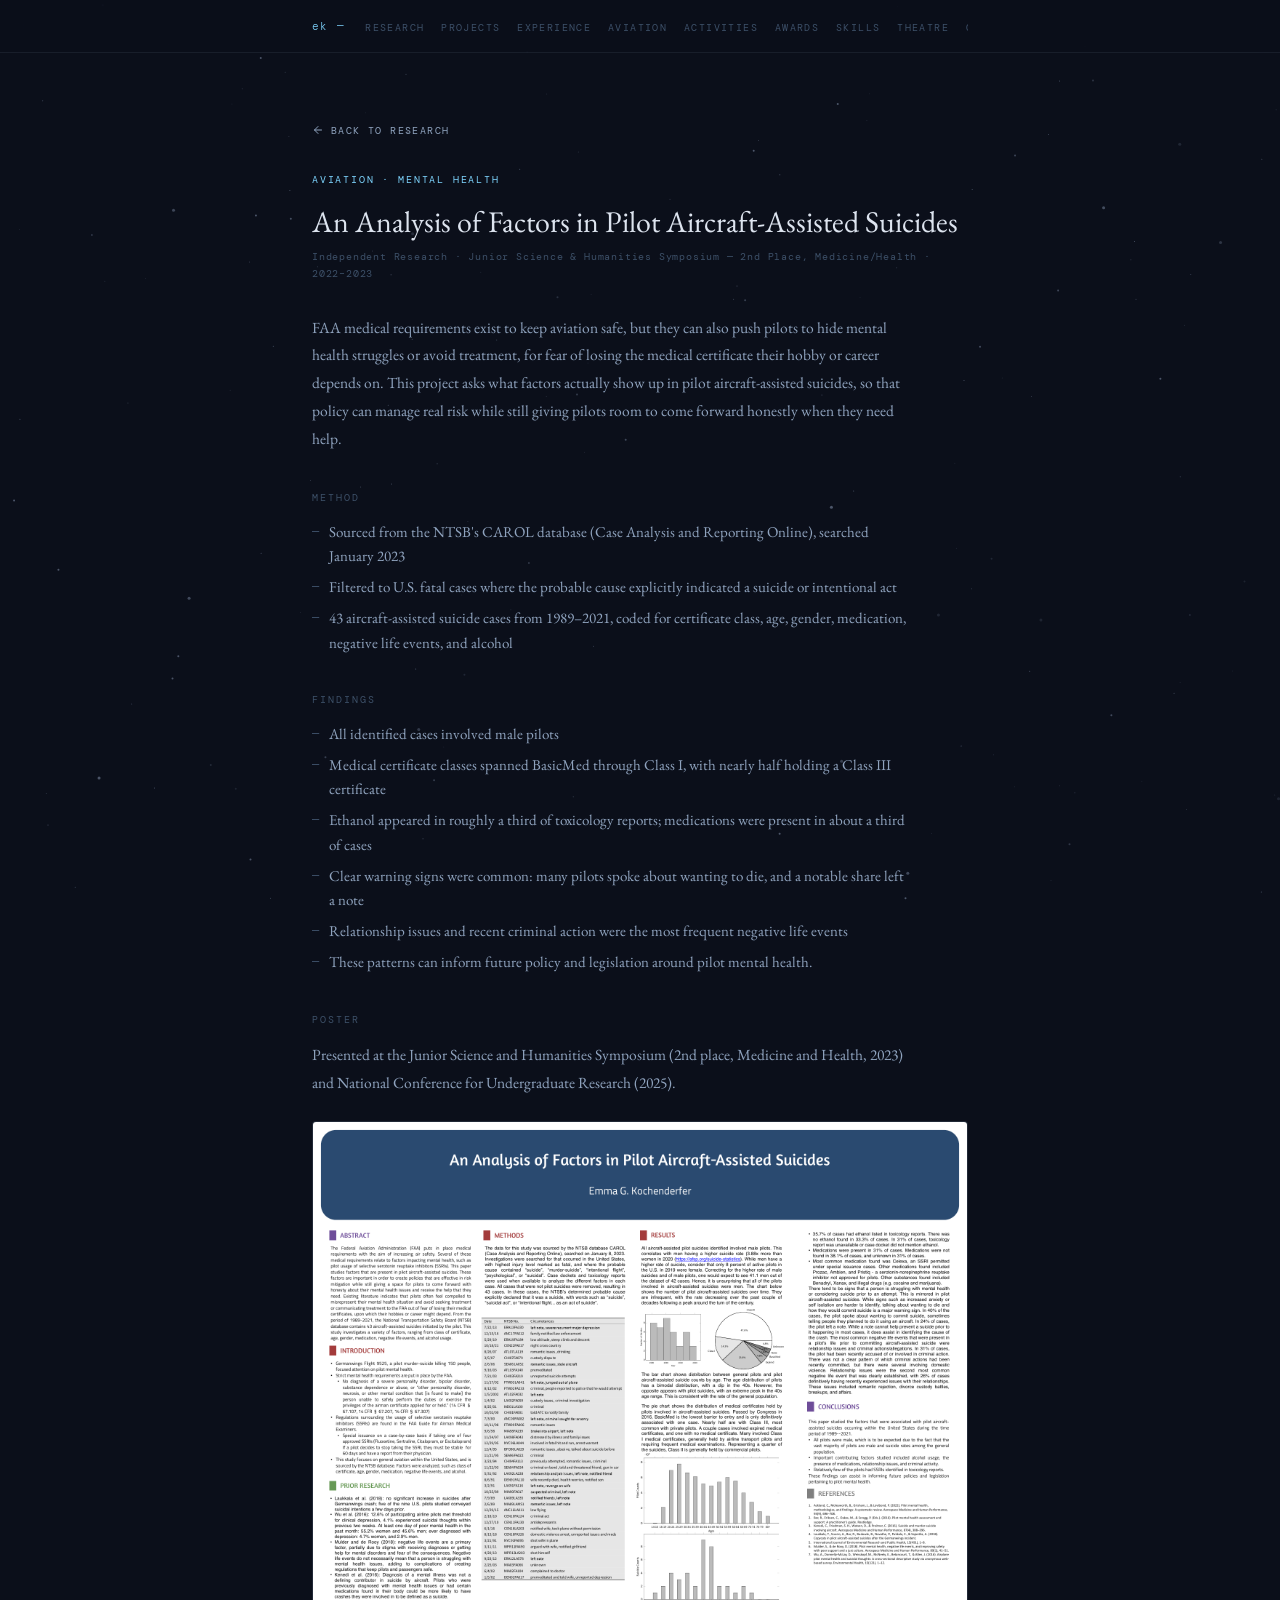
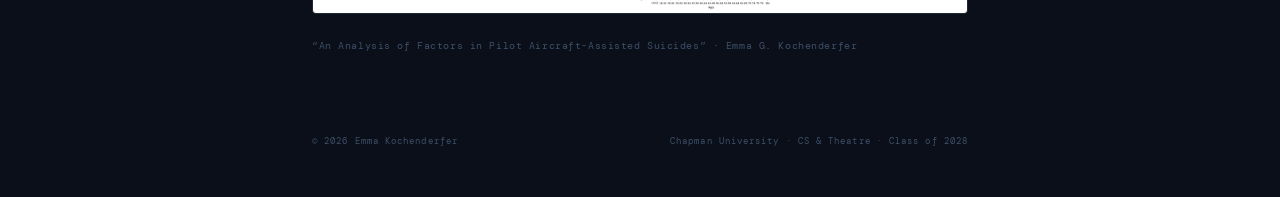
<file: research-pilot-suicides.html>
<!DOCTYPE html>
<html lang="en">
<head>
<meta charset="UTF-8">
<meta name="viewport" content="width=device-width, initial-scale=1.0">
<title>Factors in Pilot Aircraft-Assisted Suicides — Emma Kochenderfer</title>
<link rel="preconnect" href="https://fonts.googleapis.com">
<link href="https://fonts.googleapis.com/css2?family=EB+Garamond:ital,wght@0,400;0,500;1,400;1,500&family=DM+Mono:wght@300;400&display=swap" rel="stylesheet">
<link rel="stylesheet" href="styles.css">
</head>
<body>

<canvas id="canvas"></canvas>

<nav>
  <div class="nav-inner">
    <a href="index.html" class="nav-logo">ek —</a>
    <ul class="nav-links">
      <li><a href="#research">Research</a></li>
      <li><a href="#projects">Projects</a></li>
      <li><a href="#experience">Experience</a></li>
      <li><a href="#aviation">Aviation</a></li>
      <li><a href="#extracurriculars">Activities</a></li>
      <li><a href="#awards">Awards</a></li>
      <li><a href="#skills">Skills</a></li>
      <li><a href="#theatre">Theatre</a></li>
      <li><a href="#contact">Contact</a></li>
    </ul>
  </div>
</nav>

<div class="wrap">
  <div class="detail fade-in">
    <a href="index.html#research" class="back-link">
      <svg xmlns="http://www.w3.org/2000/svg" width="12" height="12" viewBox="0 0 24 24" fill="none" stroke="currentColor" stroke-width="2" stroke-linecap="round" stroke-linejoin="round"><line x1="19" y1="12" x2="5" y2="12"/><polyline points="12 19 5 12 12 5"/></svg>
      Back to research
    </a>

    <div class="detail-eyebrow">
      <span>Aviation</span> · <span>Mental Health</span>
    </div>
    <h1>An Analysis of Factors in Pilot Aircraft-Assisted Suicides</h1>
    <div class="detail-meta">Independent Research · Junior Science &amp; Humanities Symposium — 2nd Place, Medicine/Health · 2022–2023</div>

    <div class="detail-body">
      <p>
        FAA medical requirements exist to keep aviation safe, but they can also push pilots to
        hide mental health struggles or avoid treatment, for fear of losing the medical certificate
        their hobby or career depends on. This project asks what factors actually show up in pilot
        aircraft-assisted suicides, so that policy can manage real risk while still giving pilots
        room to come forward honestly when they need help.
      </p>

      <h2>Method</h2>
      <ul>
        <li>Sourced from the NTSB's CAROL database (Case Analysis and Reporting Online), searched January 2023</li>
        <li>Filtered to U.S. fatal cases where the probable cause explicitly indicated a suicide or intentional act</li>
        <li>43 aircraft-assisted suicide cases from 1989–2021, coded for certificate class, age, gender, medication, negative life events, and alcohol</li>
      </ul>

      <h2>Findings</h2>
      <ul>
        <li>All identified cases involved male pilots</li>
        <li>Medical certificate classes spanned BasicMed through Class I, with nearly half holding a Class III certificate</li>
        <li>Ethanol appeared in roughly a third of toxicology reports; medications were present in about a third of cases</li>
        <li>Clear warning signs were common: many pilots spoke about wanting to die, and a notable share left a note</li>
        <li>Relationship issues and recent criminal action were the most frequent negative life events</li>
        <li>These patterns can inform future policy and legislation around pilot mental health.</li>
      </ul>

      <h2>Poster</h2>
      <p>Presented at the Junior Science and Humanities Symposium (2nd place, Medicine and Health, 2023) and National Conference for Undergraduate Research (2025).</p>
      <div class="poster-frame">
        <img src="pilot-suicides-poster.png" alt="An Analysis of Factors in Pilot Aircraft-Assisted Suicides — research poster"
             onerror="this.style.display='none';document.getElementById('poster-fallback').style.display='flex';">
        <div class="poster-fallback" id="poster-fallback" style="display:none;">
          <div class="pf-title">Poster coming soon</div>
          <div class="pf-sub">Drop <strong>pilot-suicides-poster.png</strong> (or .jpg) into this folder to show it here.</div>
        </div>
      </div>
      <div class="poster-caption">“An Analysis of Factors in Pilot Aircraft-Assisted Suicides” · Emma G. Kochenderfer</div>
    </div>
  </div>
</div>

<div class="wrap">
  <footer>
    <div class="footer-inner">
      <span class="footer-text">© 2026 Emma Kochenderfer</span>
      <span class="footer-text">Chapman University · CS &amp; Theatre · Class of 2028</span>
    </div>
  </footer>
</div>

<script src="script.js"></script>

</body>
</html>
</file>
<file: styles.css>
*, *::before, *::after { margin: 0; padding: 0; box-sizing: border-box; }

:root {
  --night: #080b12;
  --deep: #0b0f1a;
  --surface: #0f1623;
  --card: #131a27;
  --card-hover: #172030;
  --border: rgba(148, 163, 184, 0.1);
  --border-hover: rgba(148, 163, 184, 0.22);
  --text-primary: #dde4ef;
  --text-secondary: #8fa3be;
  --text-muted: #3d5068;
  --accent: #7dd3fc;
  --accent-dim: rgba(125, 211, 252, 0.08);
  --gold: #fbbf24;
  --gold-dim: rgba(251, 191, 36, 0.1);
  --teal: #5eead4;
  --serif: 'EB Garamond', Georgia, serif;
  --mono: 'DM Mono', 'Courier New', monospace;
}

html { scroll-behavior: smooth; }

body {
  background: var(--deep);
  color: var(--text-primary);
  font-family: var(--serif);
  font-size: 16px;
  line-height: 1.7;
  -webkit-font-smoothing: antialiased;
}

/* ── Starfield ── */
#canvas {
  position: fixed;
  top: 0; left: 0;
  width: 100%; height: 100%;
  pointer-events: none;
  z-index: 0;
  opacity: 0.5;
}

/* ── Layout ── */
.wrap {
  position: relative;
  z-index: 1;
  max-width: 720px;
  margin: 0 auto;
  padding: 0 2rem;
}

/* ── Nav ── */
nav {
  position: sticky;
  top: 0;
  z-index: 100;
  background: rgba(11, 15, 26, 0.85);
  backdrop-filter: blur(12px);
  border-bottom: 0.5px solid var(--border);
}

.nav-inner {
  max-width: 720px;
  margin: 0 auto;
  padding: 0 2rem;
  display: flex;
  align-items: center;
  justify-content: space-between;
  gap: 1.25rem;
  height: 52px;
}

.nav-logo {
  font-family: var(--mono);
  font-size: 11px;
  color: var(--accent);
  letter-spacing: 0.12em;
  text-decoration: none;
  font-weight: 300;
  flex-shrink: 0;
}

.nav-links {
  display: flex;
  gap: 1.05rem;
  list-style: none;
  overflow-x: auto;
  -ms-overflow-style: none;
  scrollbar-width: none;
}
.nav-links::-webkit-scrollbar { display: none; }

.nav-links a {
  font-family: var(--mono);
  font-size: 10px;
  color: var(--text-muted);
  text-decoration: none;
  letter-spacing: 0.14em;
  text-transform: uppercase;
  transition: color 0.2s;
  white-space: nowrap;
}
.nav-links a:hover { color: var(--text-secondary); }
.nav-links a.active { color: var(--accent); }

/* ── Hero ── */
.hero {
  padding: 5rem 0 4rem;
  border-bottom: 0.5px solid var(--border);
}

.hero-eyebrow {
  font-family: var(--mono);
  font-size: 10px;
  letter-spacing: 0.22em;
  text-transform: uppercase;
  color: var(--accent);
  margin-bottom: 1.5rem;
  display: flex;
  align-items: center;
  gap: 0.75rem;
}
.hero-eyebrow::before {
  content: '';
  display: inline-block;
  width: 28px;
  height: 0.5px;
  background: var(--accent);
}

.hero h1 {
  font-family: var(--serif);
  font-size: 32px;
  font-weight: 400;
  line-height: 1.2;
  color: var(--text-primary);
  margin-bottom: 0.4rem;
  letter-spacing: 0.01em;
}

.hero-title {
  font-family: var(--mono);
  font-size: 11px;
  color: var(--text-muted);
  letter-spacing: 0.14em;
  margin-bottom: 1.75rem;
  text-transform: uppercase;
}

.hero-bio {
  font-size: 16px;
  color: var(--text-secondary);
  max-width: 560px;
  line-height: 1.8;
  margin-bottom: 2rem;
}

.hero-actions {
  display: flex;
  gap: 10px;
  flex-wrap: wrap;
}

.btn {
  font-family: var(--mono);
  font-size: 10px;
  letter-spacing: 0.14em;
  text-transform: uppercase;
  padding: 9px 18px;
  border-radius: 2px;
  cursor: pointer;
  transition: all 0.2s;
  text-decoration: none;
  display: inline-flex;
  align-items: center;
  gap: 7px;
  border: none;
}

.btn-primary {
  background: var(--accent);
  color: var(--night);
}
.btn-primary:hover { background: #bae6fd; }

.btn-ghost {
  background: transparent;
  color: var(--text-secondary);
  border: 0.5px solid var(--border-hover);
}
.btn-ghost:hover {
  color: var(--text-primary);
  border-color: var(--text-muted);
  background: rgba(255,255,255,0.02);
}

/* ── Section ── */
section {
  padding: 3.5rem 0;
  border-bottom: 0.5px solid var(--border);
  scroll-margin-top: 64px;
}

.section-header {
  display: flex;
  align-items: center;
  gap: 1rem;
  margin-bottom: 2rem;
}

.section-label {
  font-family: var(--mono);
  font-size: 9px;
  letter-spacing: 0.28em;
  text-transform: uppercase;
  color: var(--text-muted);
  white-space: nowrap;
}

.section-line {
  flex: 1;
  height: 0.5px;
  background: var(--border);
}

.section-intro {
  font-size: 14px;
  color: var(--text-secondary);
  margin: -1rem 0 1.75rem;
  max-width: 540px;
  line-height: 1.7;
}

/* ── Research Cards ── */
.research-grid {
  display: flex;
  flex-direction: column;
  gap: 12px;
}

.r-card {
  background: var(--card);
  border: 0.5px solid var(--border);
  border-radius: 3px;
  padding: 1.25rem 1.5rem;
  transition: border-color 0.25s, background 0.25s;
  position: relative;
  overflow: hidden;
  display: block;
  text-decoration: none;
  color: inherit;
}

.r-card::before {
  content: '';
  position: absolute;
  left: 0; top: 0; bottom: 0;
  width: 2px;
  background: transparent;
  transition: background 0.25s;
}

.r-card:hover {
  border-color: var(--border-hover);
  background: var(--card-hover);
}
.r-card:hover::before { background: var(--accent); }

.r-card-top {
  display: flex;
  justify-content: space-between;
  align-items: flex-start;
  margin-bottom: 0.5rem;
  gap: 1rem;
}

.r-tags {
  display: flex;
  gap: 6px;
  flex-wrap: wrap;
}

.r-tag {
  font-family: var(--mono);
  font-size: 9px;
  letter-spacing: 0.1em;
  color: var(--accent);
  background: var(--accent-dim);
  padding: 3px 8px;
  border-radius: 2px;
  text-transform: uppercase;
}

.r-tag.gold {
  color: var(--gold);
  background: var(--gold-dim);
}

.r-tag.teal {
  color: var(--teal);
  background: rgba(94, 234, 212, 0.08);
}

.r-date {
  font-family: var(--mono);
  font-size: 9px;
  color: var(--text-muted);
  white-space: nowrap;
  letter-spacing: 0.06em;
}

.r-title {
  font-family: var(--serif);
  font-size: 15.5px;
  color: var(--text-primary);
  margin-bottom: 0.4rem;
  font-weight: 500;
  line-height: 1.4;
}

.r-institution {
  font-family: var(--mono);
  font-size: 10px;
  color: var(--text-muted);
  margin-bottom: 0.6rem;
  letter-spacing: 0.06em;
}

.r-desc {
  font-size: 14px;
  color: var(--text-secondary);
  line-height: 1.65;
}

.r-more {
  display: inline-block;
  margin-top: 0.75rem;
  font-family: var(--mono);
  font-size: 9.5px;
  letter-spacing: 0.12em;
  text-transform: uppercase;
  color: var(--accent);
}
a.r-card:hover .r-more { color: #bae6fd; }

/* ── Project Cards (GitHub) ── */
.proj-grid {
  display: grid;
  grid-template-columns: 1fr 1fr;
  gap: 10px;
}

.proj-card {
  background: var(--card);
  border: 0.5px solid var(--border);
  border-radius: 3px;
  padding: 1.1rem 1.25rem;
  transition: border-color 0.25s, background 0.25s;
  text-decoration: none;
  display: flex;
  flex-direction: column;
}
.proj-card:hover {
  border-color: var(--border-hover);
  background: var(--card-hover);
}

.proj-head {
  display: flex;
  align-items: center;
  justify-content: space-between;
  gap: 0.5rem;
  margin-bottom: 0.45rem;
}

.proj-title {
  font-family: var(--serif);
  font-size: 14.5px;
  color: var(--text-primary);
  font-weight: 500;
}
.proj-card:hover .proj-title { color: var(--accent); }

.proj-gh {
  width: 15px;
  height: 15px;
  color: var(--text-muted);
  flex-shrink: 0;
}
.proj-card:hover .proj-gh { color: var(--accent); }

.proj-desc {
  font-size: 12.5px;
  color: var(--text-secondary);
  line-height: 1.55;
  margin-bottom: 0.7rem;
  flex: 1;
}

.proj-stack {
  font-family: var(--mono);
  font-size: 9px;
  color: var(--text-muted);
  letter-spacing: 0.06em;
}

/* ── Experience Cards ── */
.exp-grid {
  display: flex;
  flex-direction: column;
  gap: 12px;
}

.exp-card {
  background: var(--card);
  border: 0.5px solid var(--border);
  border-radius: 3px;
  padding: 1.25rem 1.5rem;
  transition: border-color 0.25s;
}
.exp-card:hover { border-color: var(--border-hover); }

.exp-top {
  display: flex;
  justify-content: space-between;
  align-items: flex-start;
  margin-bottom: 0.25rem;
  gap: 1rem;
}

.exp-role {
  font-family: var(--serif);
  font-size: 15.5px;
  color: var(--text-primary);
  font-weight: 500;
}

.exp-date {
  font-family: var(--mono);
  font-size: 9px;
  color: var(--text-muted);
  letter-spacing: 0.06em;
  white-space: nowrap;
}

.exp-place {
  font-family: var(--mono);
  font-size: 10px;
  color: var(--text-muted);
  margin-bottom: 0.75rem;
  letter-spacing: 0.06em;
}

.exp-bullets {
  list-style: none;
  display: flex;
  flex-direction: column;
  gap: 4px;
}

.exp-bullets li {
  font-size: 14px;
  color: var(--text-secondary);
  line-height: 1.6;
  display: flex;
  gap: 0.6rem;
}

.exp-bullets li::before {
  content: '—';
  color: var(--text-muted);
  font-family: var(--mono);
  font-size: 11px;
  flex-shrink: 0;
  margin-top: 3px;
}

/* ── Compact list ── */
.list {
  display: flex;
  flex-direction: column;
  gap: 0;
}

.list-item {
  display: flex;
  justify-content: space-between;
  align-items: baseline;
  gap: 1.5rem;
  padding: 0.65rem 0;
  border-bottom: 0.5px solid var(--border);
}
.list-item:first-child { border-top: 0.5px solid var(--border); }

.list-name {
  font-family: var(--serif);
  font-size: 14px;
  color: var(--text-secondary);
  line-height: 1.4;
}
.list-name b {
  color: var(--text-primary);
  font-weight: 500;
}

.list-meta {
  font-family: var(--mono);
  font-size: 9px;
  color: var(--text-muted);
  white-space: nowrap;
  letter-spacing: 0.06em;
}

/* ── Aviation section ── */
a.aviation-hero { text-decoration: none; color: inherit; display: block; }

.aviation-hero {
  background: var(--card);
  border: 0.5px solid var(--border);
  border-radius: 3px;
  padding: 1.5rem;
  margin-bottom: 12px;
  position: relative;
  overflow: hidden;
  transition: border-color 0.25s, background 0.25s;
}
a.aviation-hero:hover { border-color: var(--border-hover); background: var(--card-hover); }

.aviation-hero::after {
  content: '✈';
  position: absolute;
  right: 1.5rem;
  top: 50%;
  transform: translateY(-50%);
  font-size: 48px;
  color: var(--text-muted);
  opacity: 0.12;
}

.avi-headline {
  font-family: var(--serif);
  font-size: 16px;
  color: var(--text-primary);
  font-weight: 500;
  margin-bottom: 0.4rem;
}

.avi-sub {
  font-family: var(--mono);
  font-size: 10px;
  color: var(--accent);
  letter-spacing: 0.1em;
  margin-bottom: 0.75rem;
}

.avi-desc {
  font-size: 14px;
  color: var(--text-secondary);
  line-height: 1.65;
  max-width: 520px;
}

.pills {
  display: flex;
  gap: 8px;
  margin-top: 1rem;
  flex-wrap: wrap;
}

.pill {
  font-family: var(--mono);
  font-size: 9px;
  letter-spacing: 0.1em;
  color: var(--text-secondary);
  background: rgba(255,255,255,0.04);
  border: 0.5px solid var(--border);
  padding: 4px 10px;
  border-radius: 2px;
  text-transform: uppercase;
}

/* ── Skills groups ── */
.skill-group { margin-bottom: 1.25rem; }
.skill-group:last-child { margin-bottom: 0; }
.skill-group-label {
  font-family: var(--mono);
  font-size: 9px;
  letter-spacing: 0.16em;
  text-transform: uppercase;
  color: var(--accent);
  margin-bottom: 0.6rem;
}

/* ── Theatre ── */
.theatre-note {
  font-family: var(--serif);
  font-size: 14px;
  color: var(--text-secondary);
  font-style: italic;
  line-height: 1.7;
  border-left: 2px solid var(--border);
  padding-left: 1rem;
}

/* ── Contact ── */
.contact-grid {
  display: flex;
  gap: 10px;
  flex-wrap: wrap;
}

.contact-chip {
  font-family: var(--mono);
  font-size: 10px;
  color: var(--text-secondary);
  border: 0.5px solid var(--border-hover);
  border-radius: 2px;
  padding: 9px 16px;
  text-decoration: none;
  display: flex;
  align-items: center;
  gap: 7px;
  transition: all 0.2s;
  letter-spacing: 0.08em;
}
.contact-chip:hover {
  color: var(--text-primary);
  border-color: var(--accent);
  background: var(--accent-dim);
}

.contact-chip svg {
  width: 14px;
  height: 14px;
  opacity: 0.6;
}

/* ── Footer ── */
footer {
  padding: 2rem 0 3rem;
}

.footer-inner {
  display: flex;
  justify-content: space-between;
  align-items: center;
  flex-wrap: wrap;
  gap: 0.5rem;
}

.footer-text {
  font-family: var(--mono);
  font-size: 9px;
  color: var(--text-muted);
  letter-spacing: 0.12em;
}

/* ── Fade in ── */
.fade-in {
  opacity: 0;
  transform: translateY(16px);
  transition: opacity 0.6s ease, transform 0.6s ease;
}
.fade-in.visible {
  opacity: 1;
  transform: none;
}

/* ── Detail pages ── */
.back-link {
  display: inline-flex;
  align-items: center;
  gap: 7px;
  font-family: var(--mono);
  font-size: 10px;
  letter-spacing: 0.14em;
  text-transform: uppercase;
  color: var(--text-secondary);
  text-decoration: none;
  margin-bottom: 2rem;
  transition: color 0.2s;
}
.back-link:hover { color: var(--accent); }

.detail {
  padding: 4rem 0 3rem;
}

.detail-eyebrow {
  font-family: var(--mono);
  font-size: 10px;
  letter-spacing: 0.18em;
  text-transform: uppercase;
  color: var(--accent);
  margin-bottom: 1rem;
  display: flex;
  gap: 8px;
  flex-wrap: wrap;
  align-items: center;
}

.detail h1 {
  font-family: var(--serif);
  font-size: 30px;
  font-weight: 400;
  line-height: 1.2;
  color: var(--text-primary);
  margin-bottom: 0.5rem;
}

.detail-meta {
  font-family: var(--mono);
  font-size: 10px;
  color: var(--text-muted);
  letter-spacing: 0.08em;
  margin-bottom: 2rem;
}

.detail-body h2 {
  font-family: var(--mono);
  font-size: 10px;
  letter-spacing: 0.2em;
  text-transform: uppercase;
  color: var(--text-muted);
  margin: 2.25rem 0 0.85rem;
  font-weight: 400;
}

.detail-body p {
  font-size: 15.5px;
  color: var(--text-secondary);
  line-height: 1.8;
  margin-bottom: 1rem;
  max-width: 600px;
}

.detail-body ul {
  list-style: none;
  display: flex;
  flex-direction: column;
  gap: 6px;
  margin-bottom: 1rem;
  max-width: 600px;
}
.detail-body li {
  font-size: 15px;
  color: var(--text-secondary);
  line-height: 1.65;
  display: flex;
  gap: 0.6rem;
}
.detail-body li::before {
  content: '—';
  color: var(--text-muted);
  font-family: var(--mono);
  font-size: 12px;
  flex-shrink: 0;
  margin-top: 3px;
}

/* Poster / figure */
.poster-frame {
  margin: 1.5rem 0;
  border: 0.5px solid var(--border);
  border-radius: 4px;
  background: var(--card);
  overflow: hidden;
}
.poster-frame img {
  display: block;
  width: 100%;
  height: auto;
}
.poster-fallback {
  display: flex;
  flex-direction: column;
  align-items: center;
  justify-content: center;
  gap: 0.5rem;
  padding: 3.5rem 1.5rem;
  text-align: center;
  color: var(--text-muted);
}
.poster-fallback .pf-title {
  font-family: var(--mono);
  font-size: 11px;
  letter-spacing: 0.12em;
  text-transform: uppercase;
  color: var(--text-secondary);
}
.poster-fallback .pf-sub {
  font-family: var(--mono);
  font-size: 10px;
  letter-spacing: 0.04em;
  color: var(--text-muted);
}
.poster-caption {
  font-family: var(--mono);
  font-size: 9.5px;
  letter-spacing: 0.06em;
  color: var(--text-muted);
  margin-top: 0.5rem;
}

@media (max-width: 560px) {
  .proj-grid { grid-template-columns: 1fr; }
}
</file>
